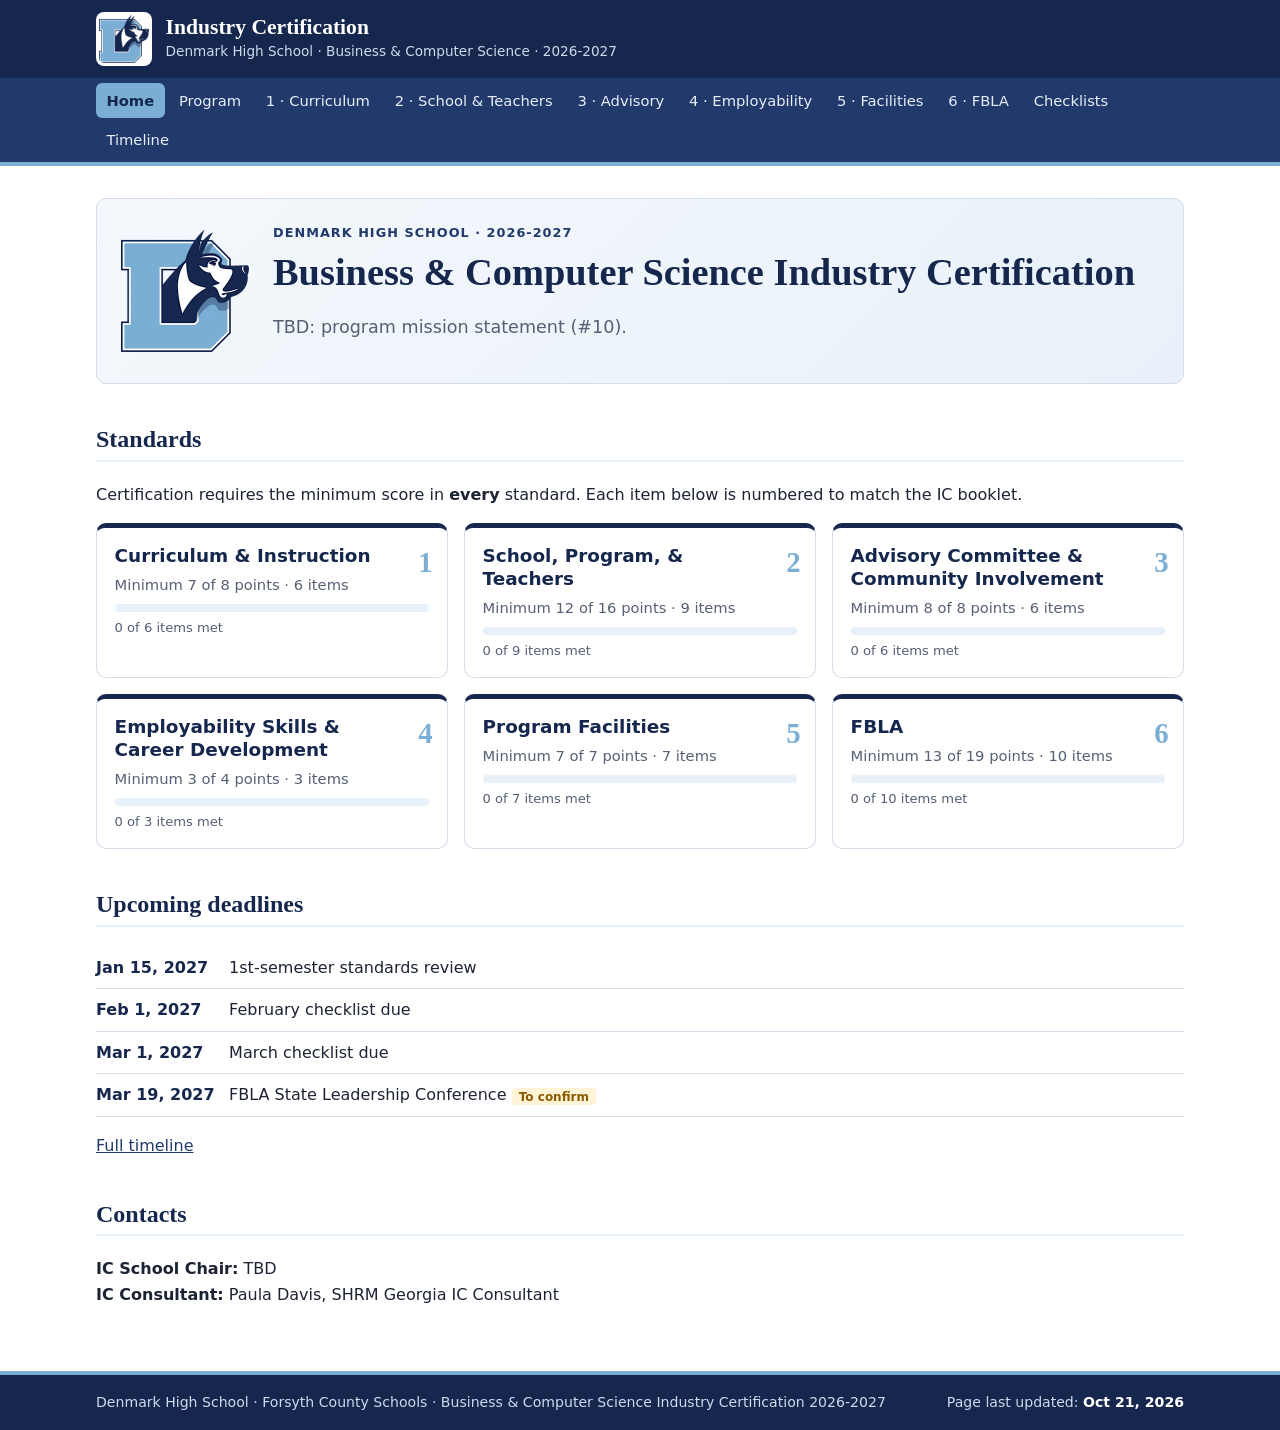
<file: index.html>
<!DOCTYPE html>
<html lang="en">
<head>
  <meta charset="UTF-8">
  <meta name="viewport" content="width=device-width, initial-scale=1.0">
  <title>Home | DHS Industry Certification</title>
  <meta name="description" content="Denmark High School Business & Computer Science Industry Certification evidence, 2026-2027.">
  <meta name="robots" content="noindex, nofollow">
  <link rel="icon" href="assets/img/denmark-logo.png">
  <link rel="stylesheet" href="assets/css/styles.css">
</head>
<body data-page="home">
  <a class="skip-link" href="#content">Skip to content</a>
  <header id="site-header" class="site-header"></header>
  <main id="content" class="container"><p class="loading">Loading…</p></main>
  <footer id="site-footer" class="site-footer"></footer>
  <script src="assets/js/main.js"></script>
</body>
</html>
</file>
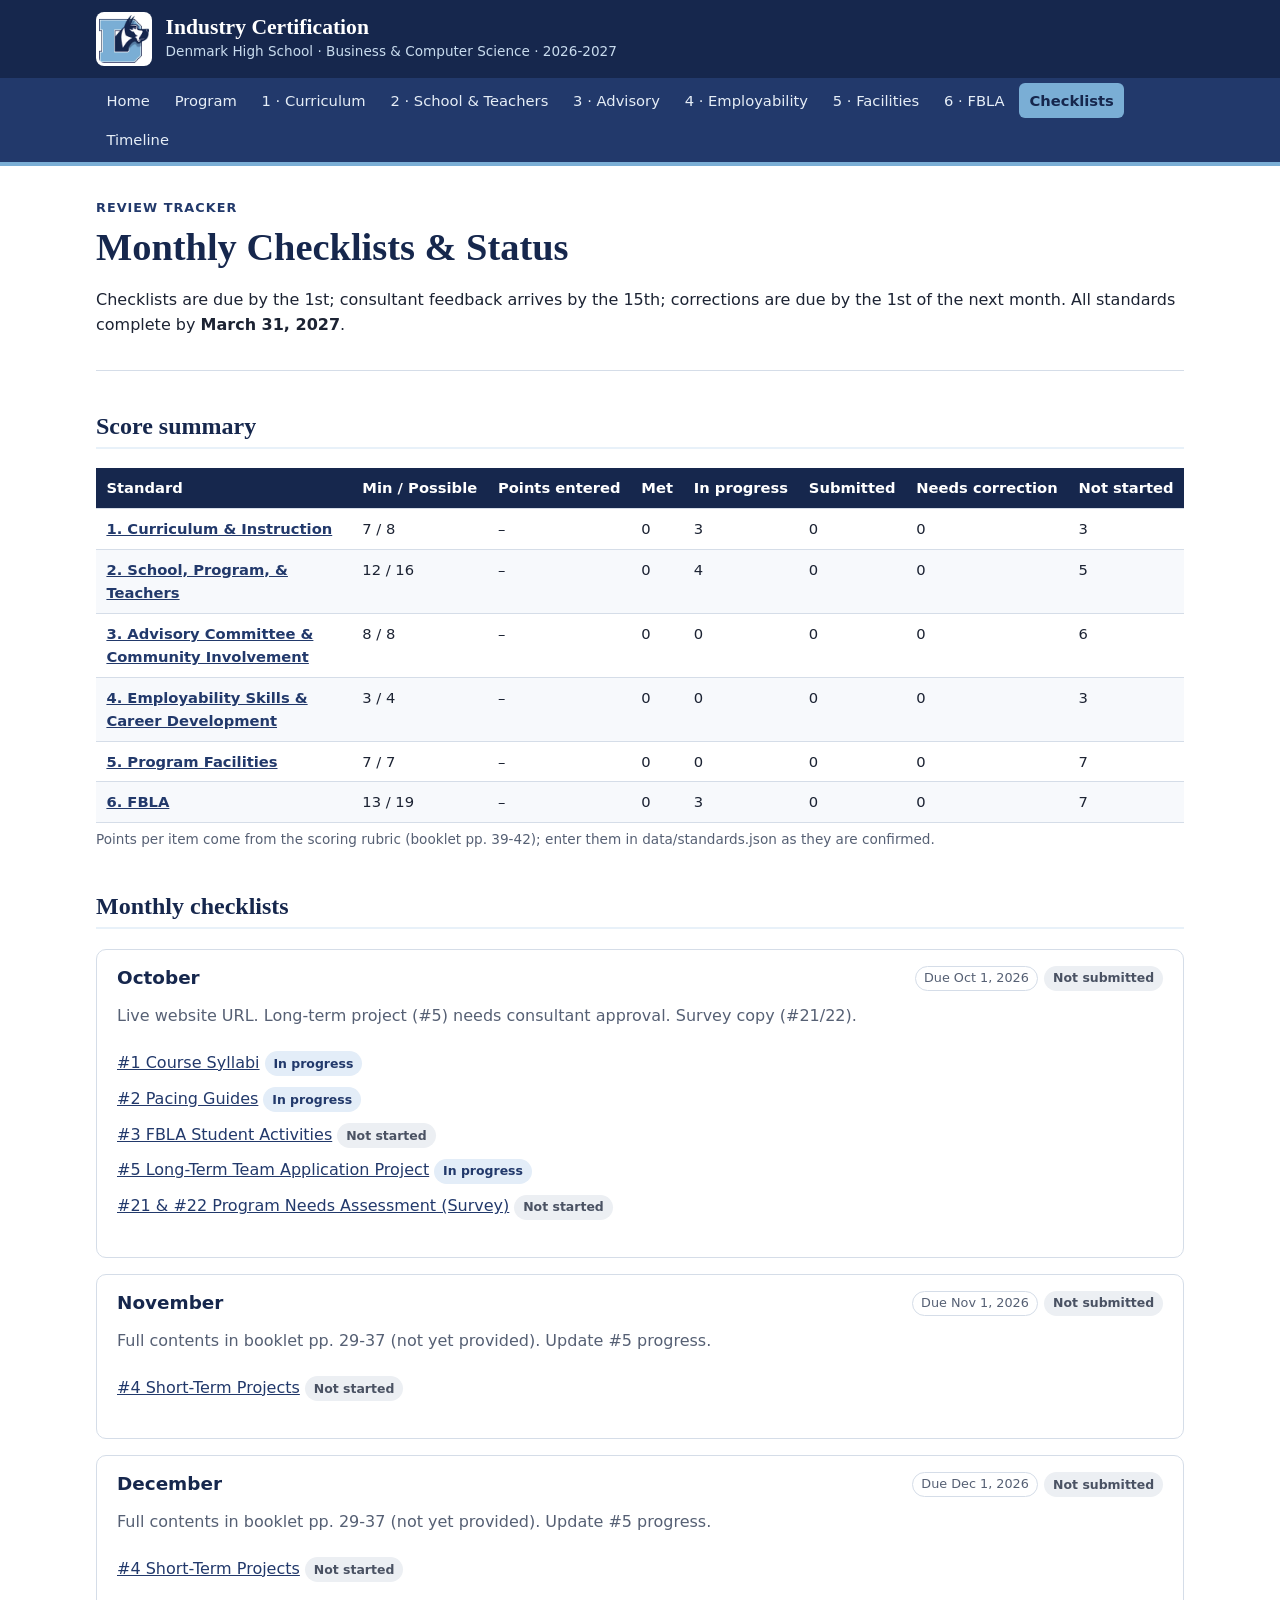
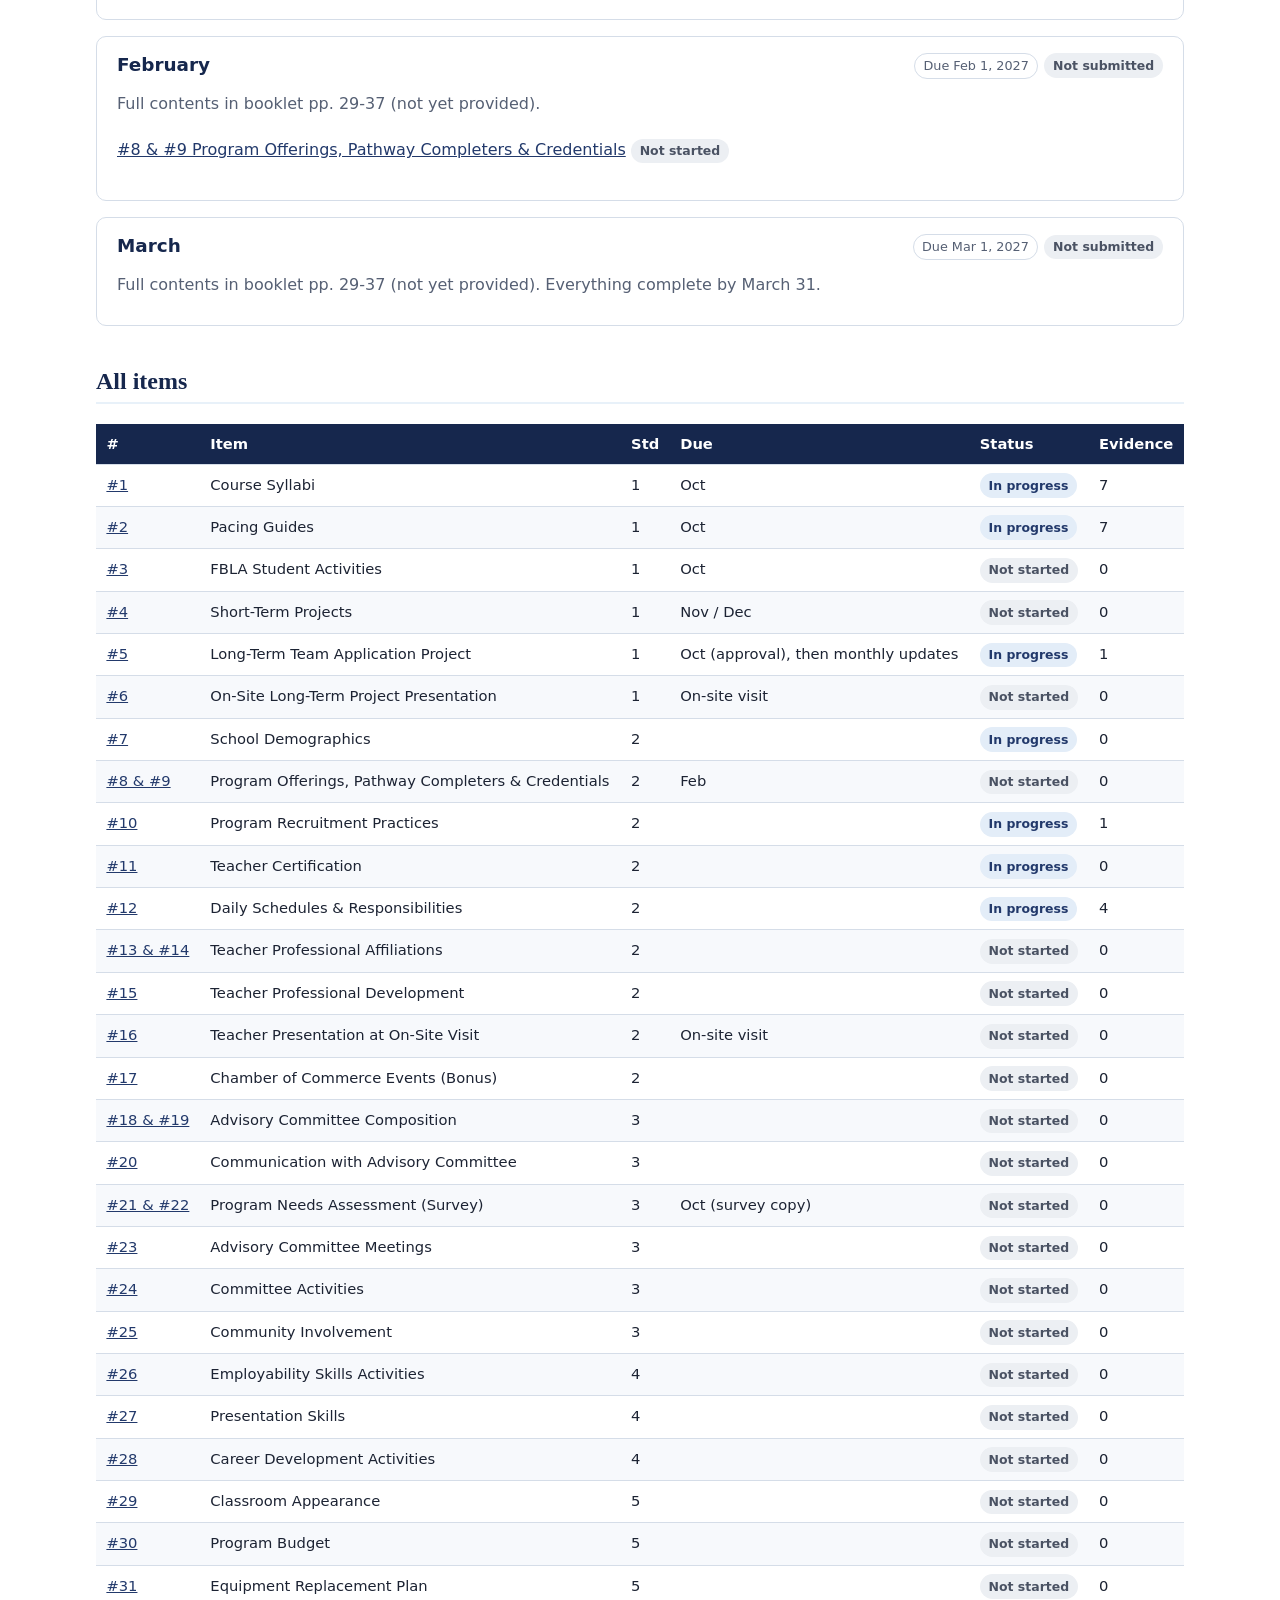
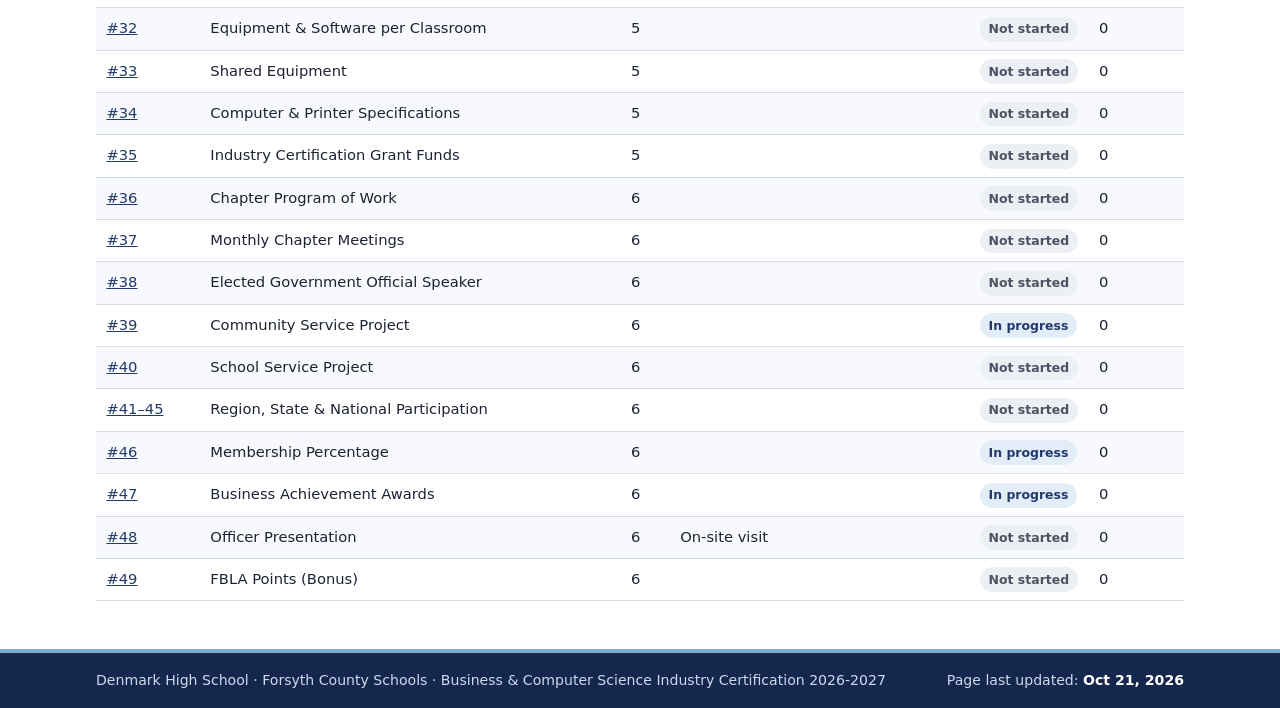
<file: checklists.html>
<!DOCTYPE html>
<html lang="en">
<head>
  <meta charset="UTF-8">
  <meta name="viewport" content="width=device-width, initial-scale=1.0">
  <title>Checklists | DHS Industry Certification</title>
  <meta name="description" content="Denmark High School Business & Computer Science Industry Certification evidence, 2026-2027.">
  <meta name="robots" content="noindex, nofollow">
  <link rel="icon" href="assets/img/denmark-logo.png">
  <link rel="stylesheet" href="assets/css/styles.css">
</head>
<body data-page="checklists">
  <a class="skip-link" href="#content">Skip to content</a>
  <header id="site-header" class="site-header"></header>
  <main id="content" class="container"><p class="loading">Loading…</p></main>
  <footer id="site-footer" class="site-footer"></footer>
  <script src="assets/js/main.js"></script>
</body>
</html>
</file>
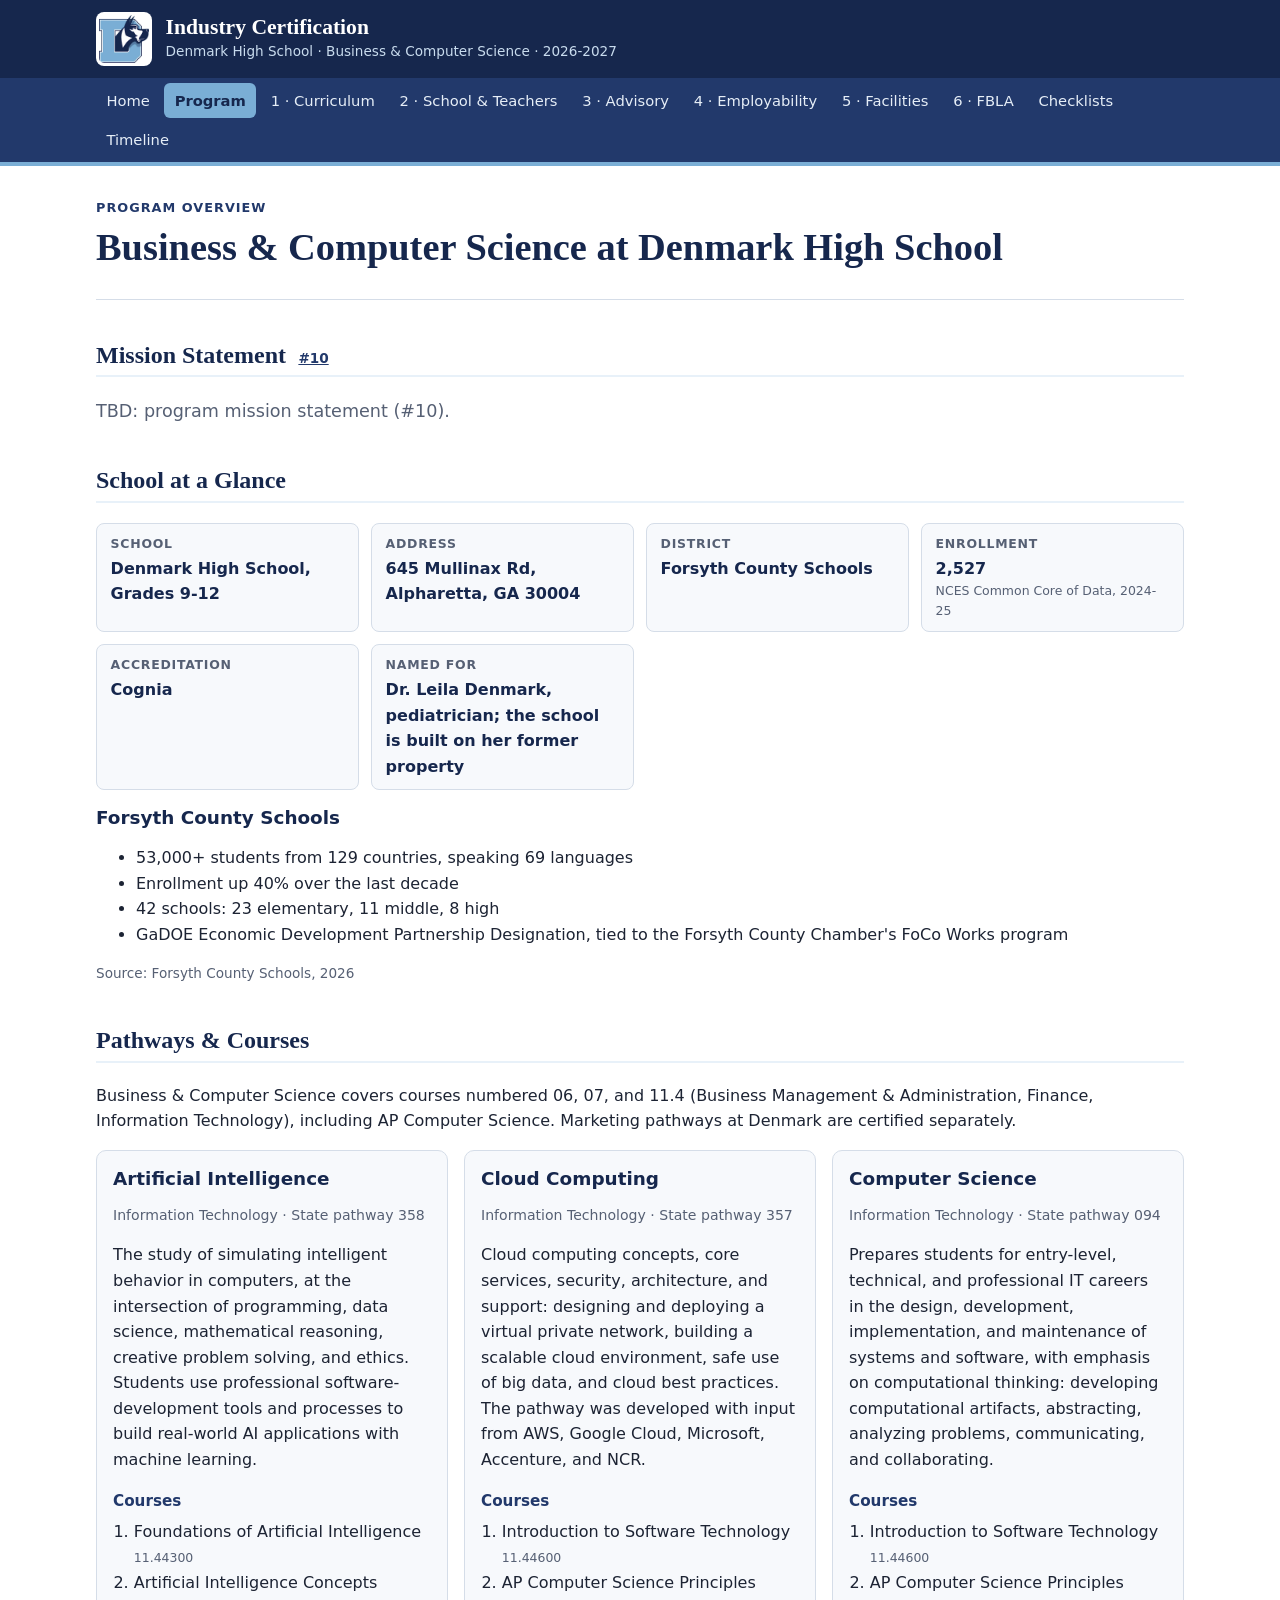
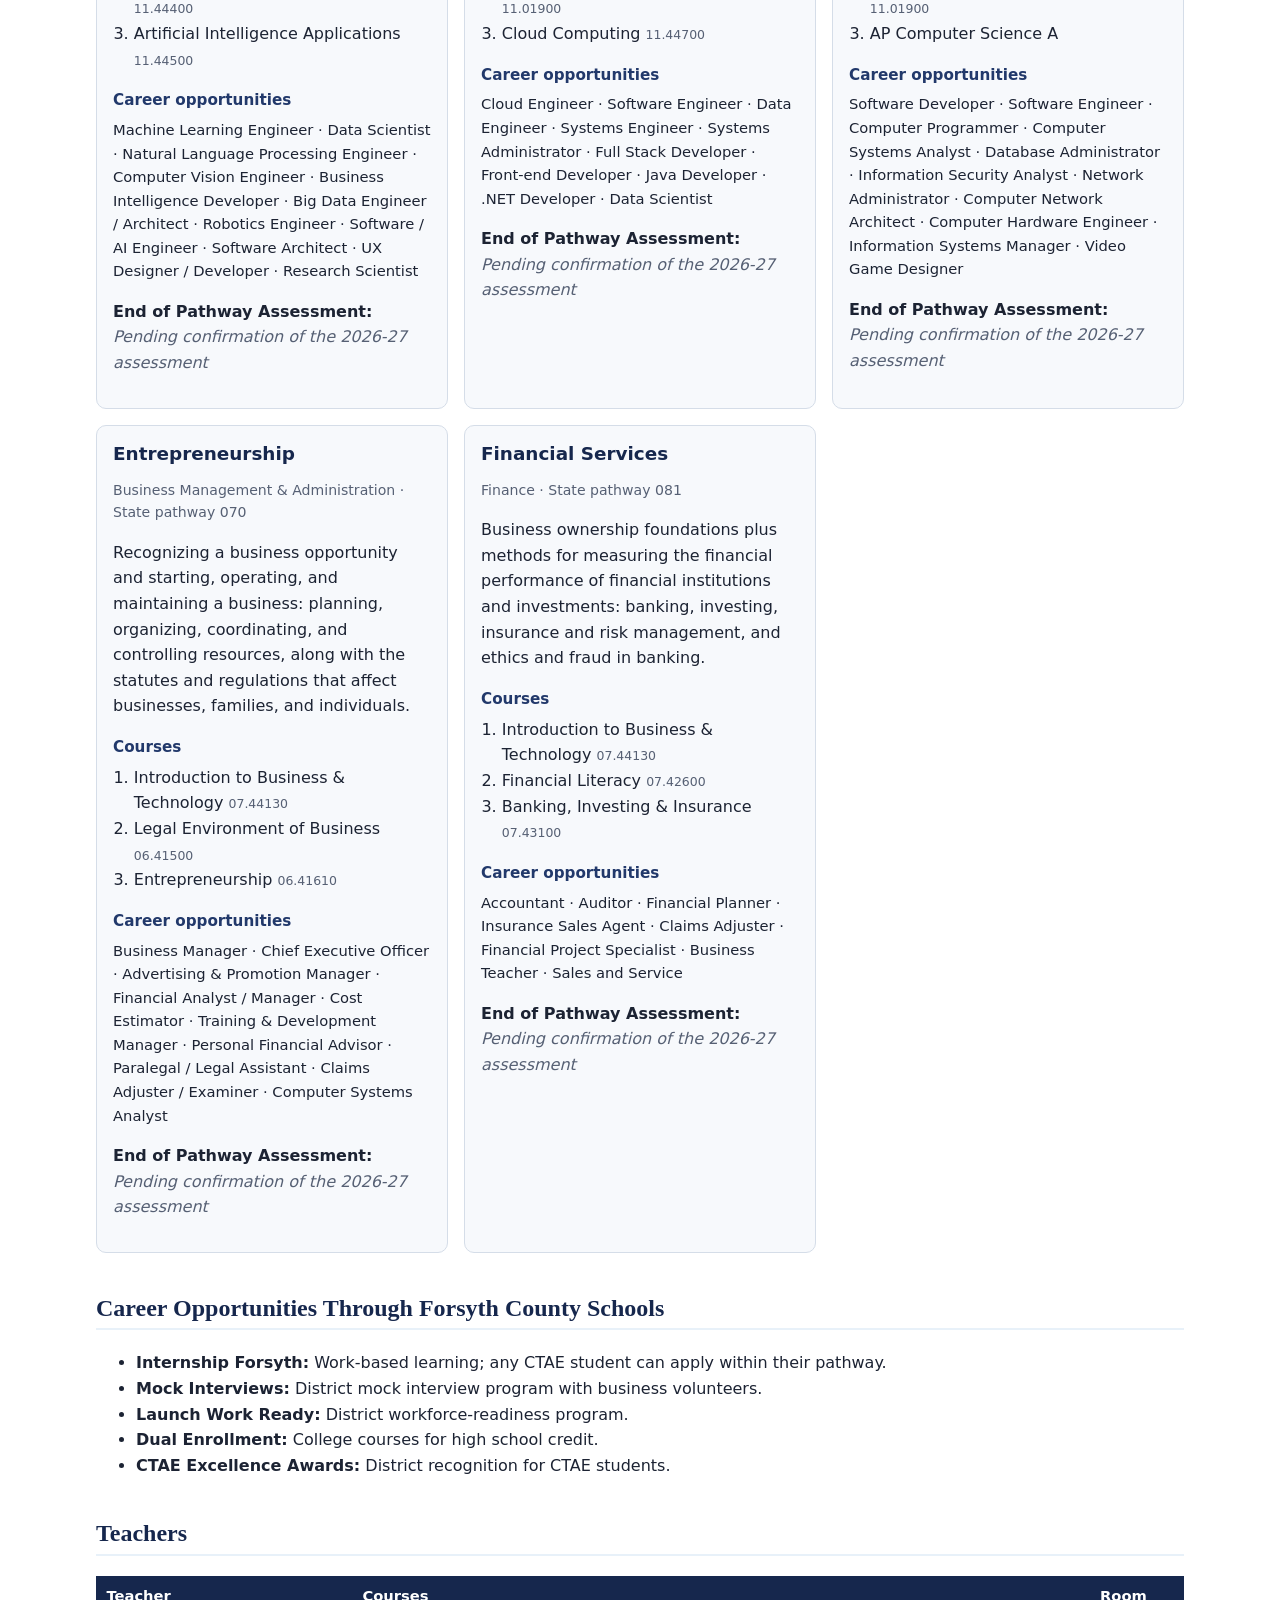
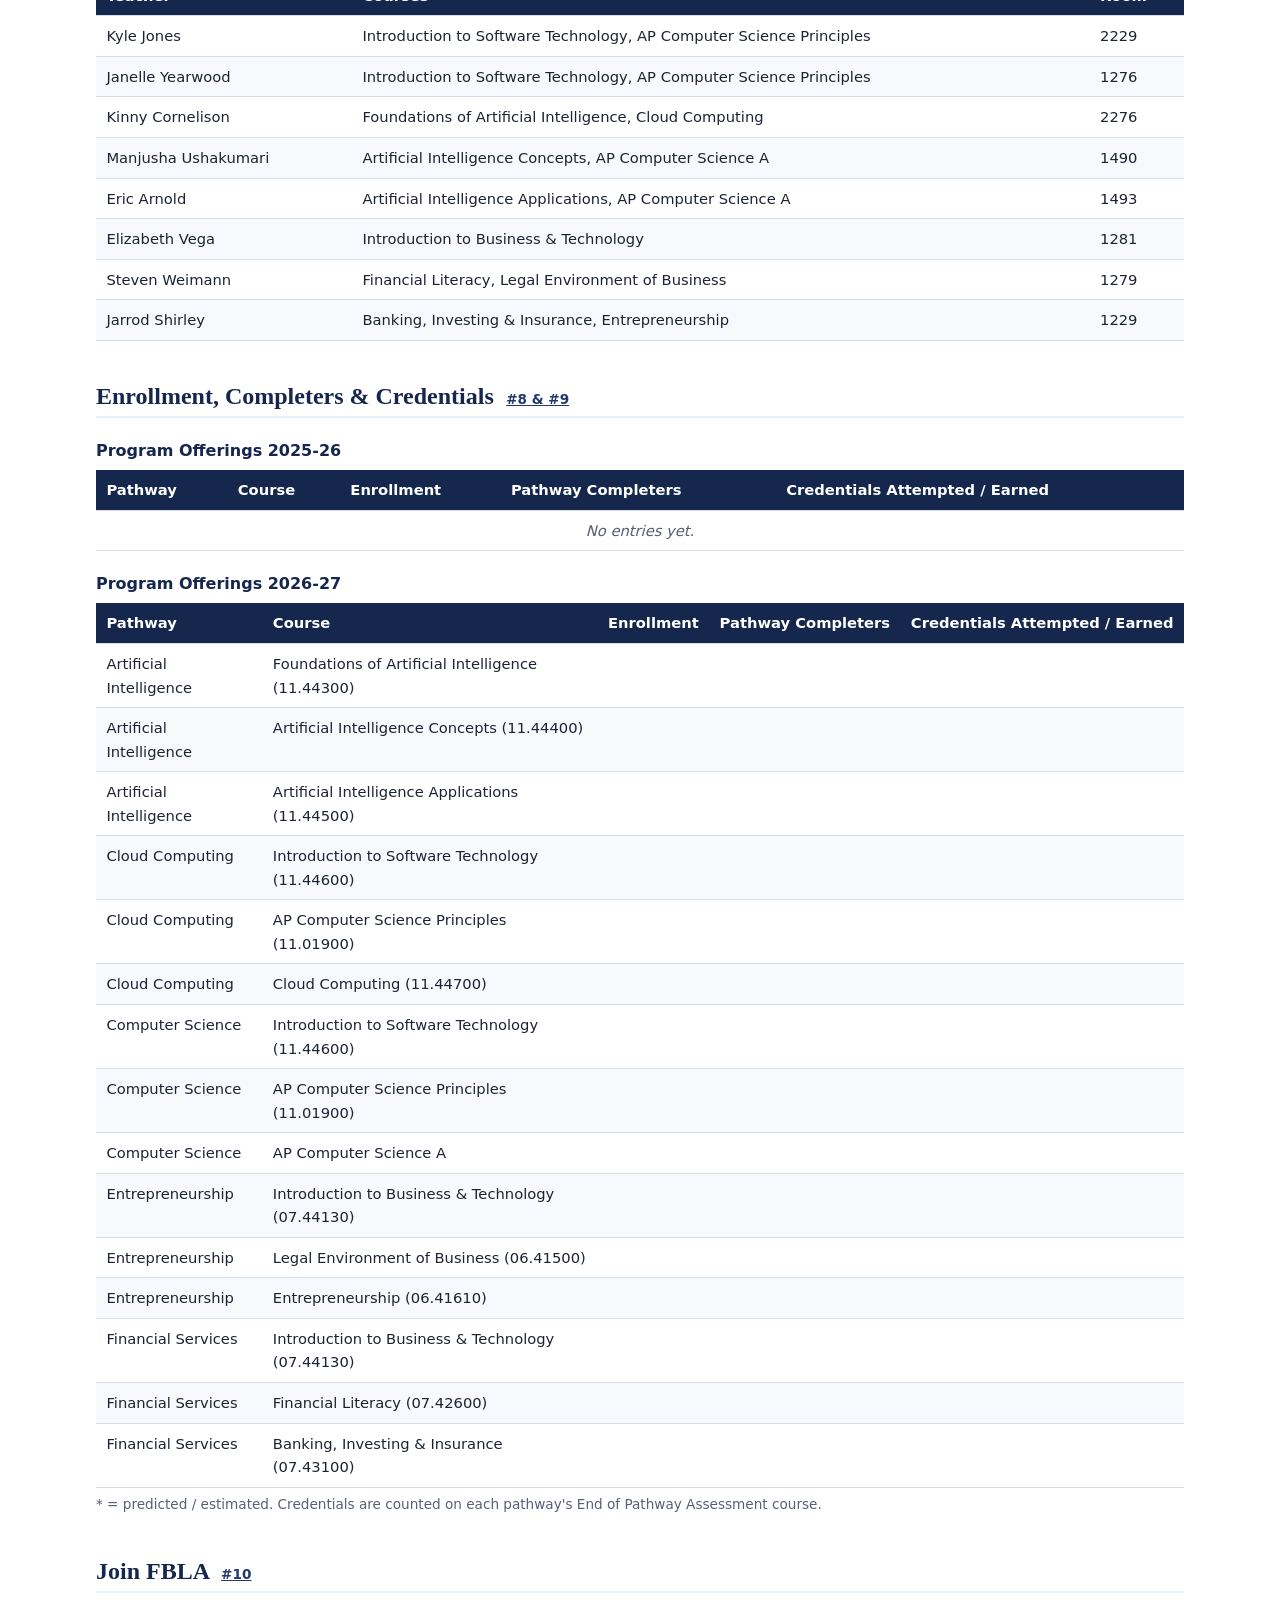
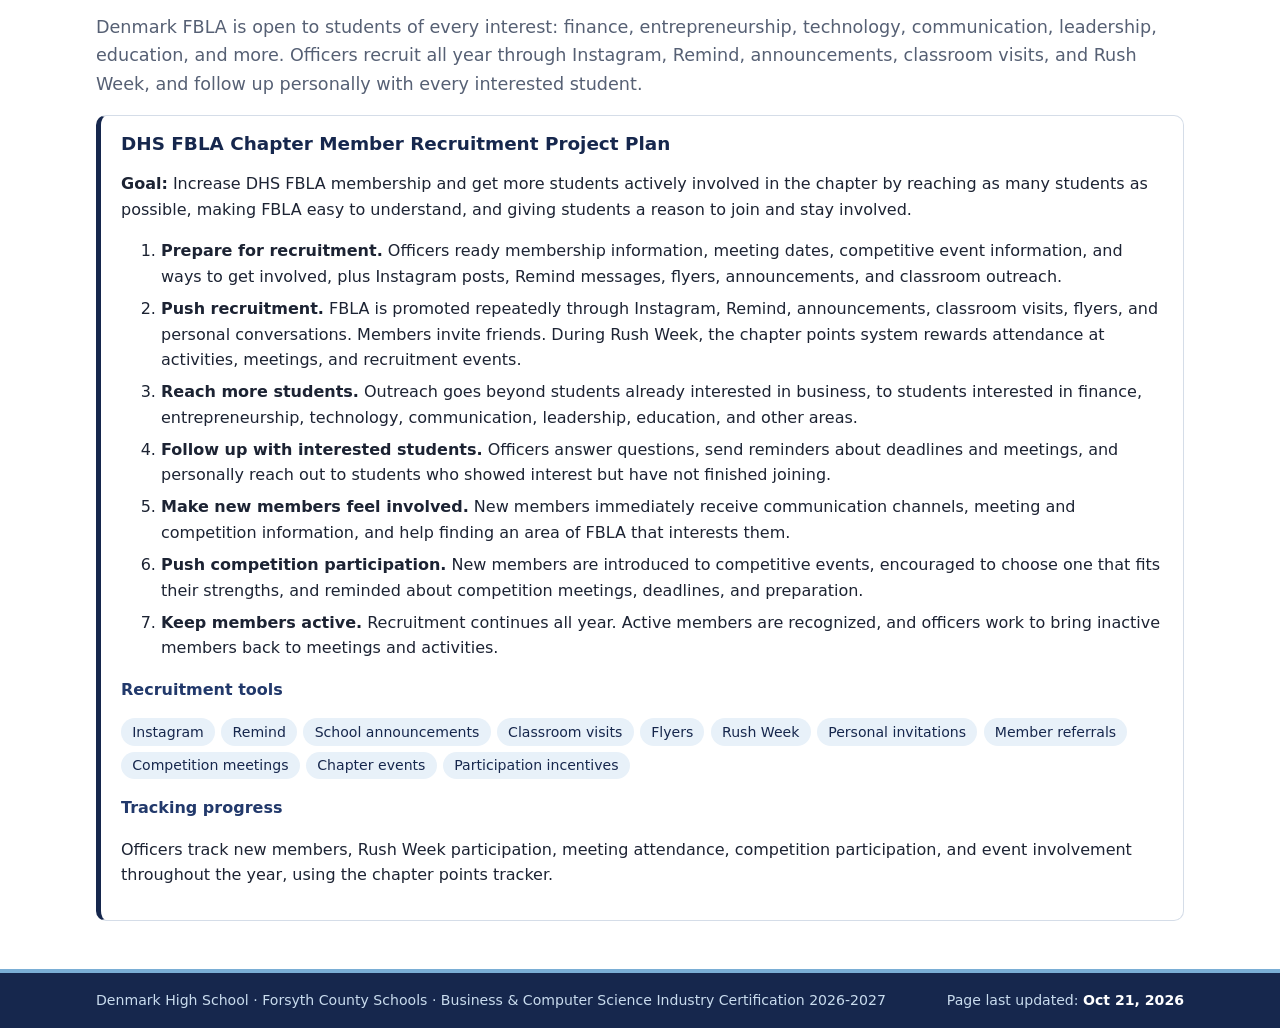
<file: program.html>
<!DOCTYPE html>
<html lang="en">
<head>
  <meta charset="UTF-8">
  <meta name="viewport" content="width=device-width, initial-scale=1.0">
  <title>Program | DHS Industry Certification</title>
  <meta name="description" content="Denmark High School Business & Computer Science Industry Certification evidence, 2026-2027.">
  <meta name="robots" content="noindex, nofollow">
  <link rel="icon" href="assets/img/denmark-logo.png">
  <link rel="stylesheet" href="assets/css/styles.css">
</head>
<body data-page="program">
  <a class="skip-link" href="#content">Skip to content</a>
  <header id="site-header" class="site-header"></header>
  <main id="content" class="container"><p class="loading">Loading…</p></main>
  <footer id="site-footer" class="site-footer"></footer>
  <script src="assets/js/main.js"></script>
</body>
</html>
</file>
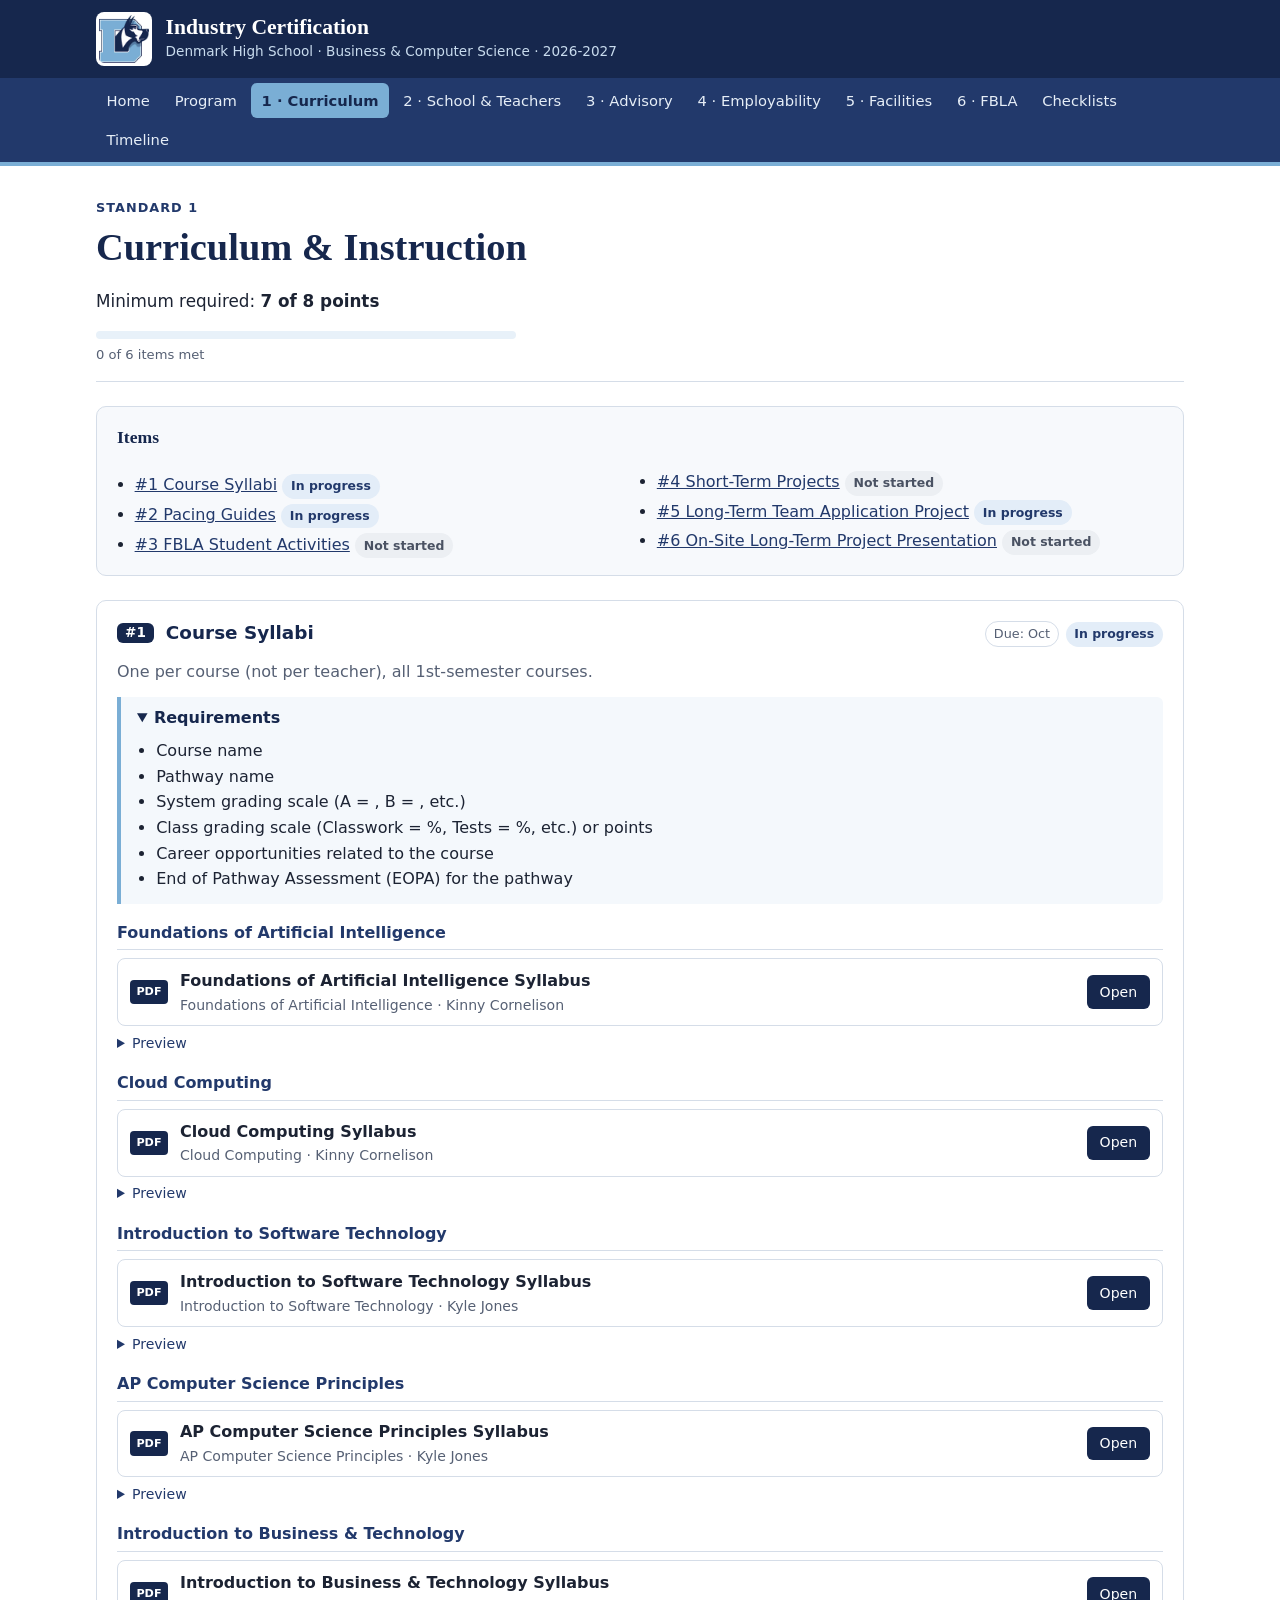
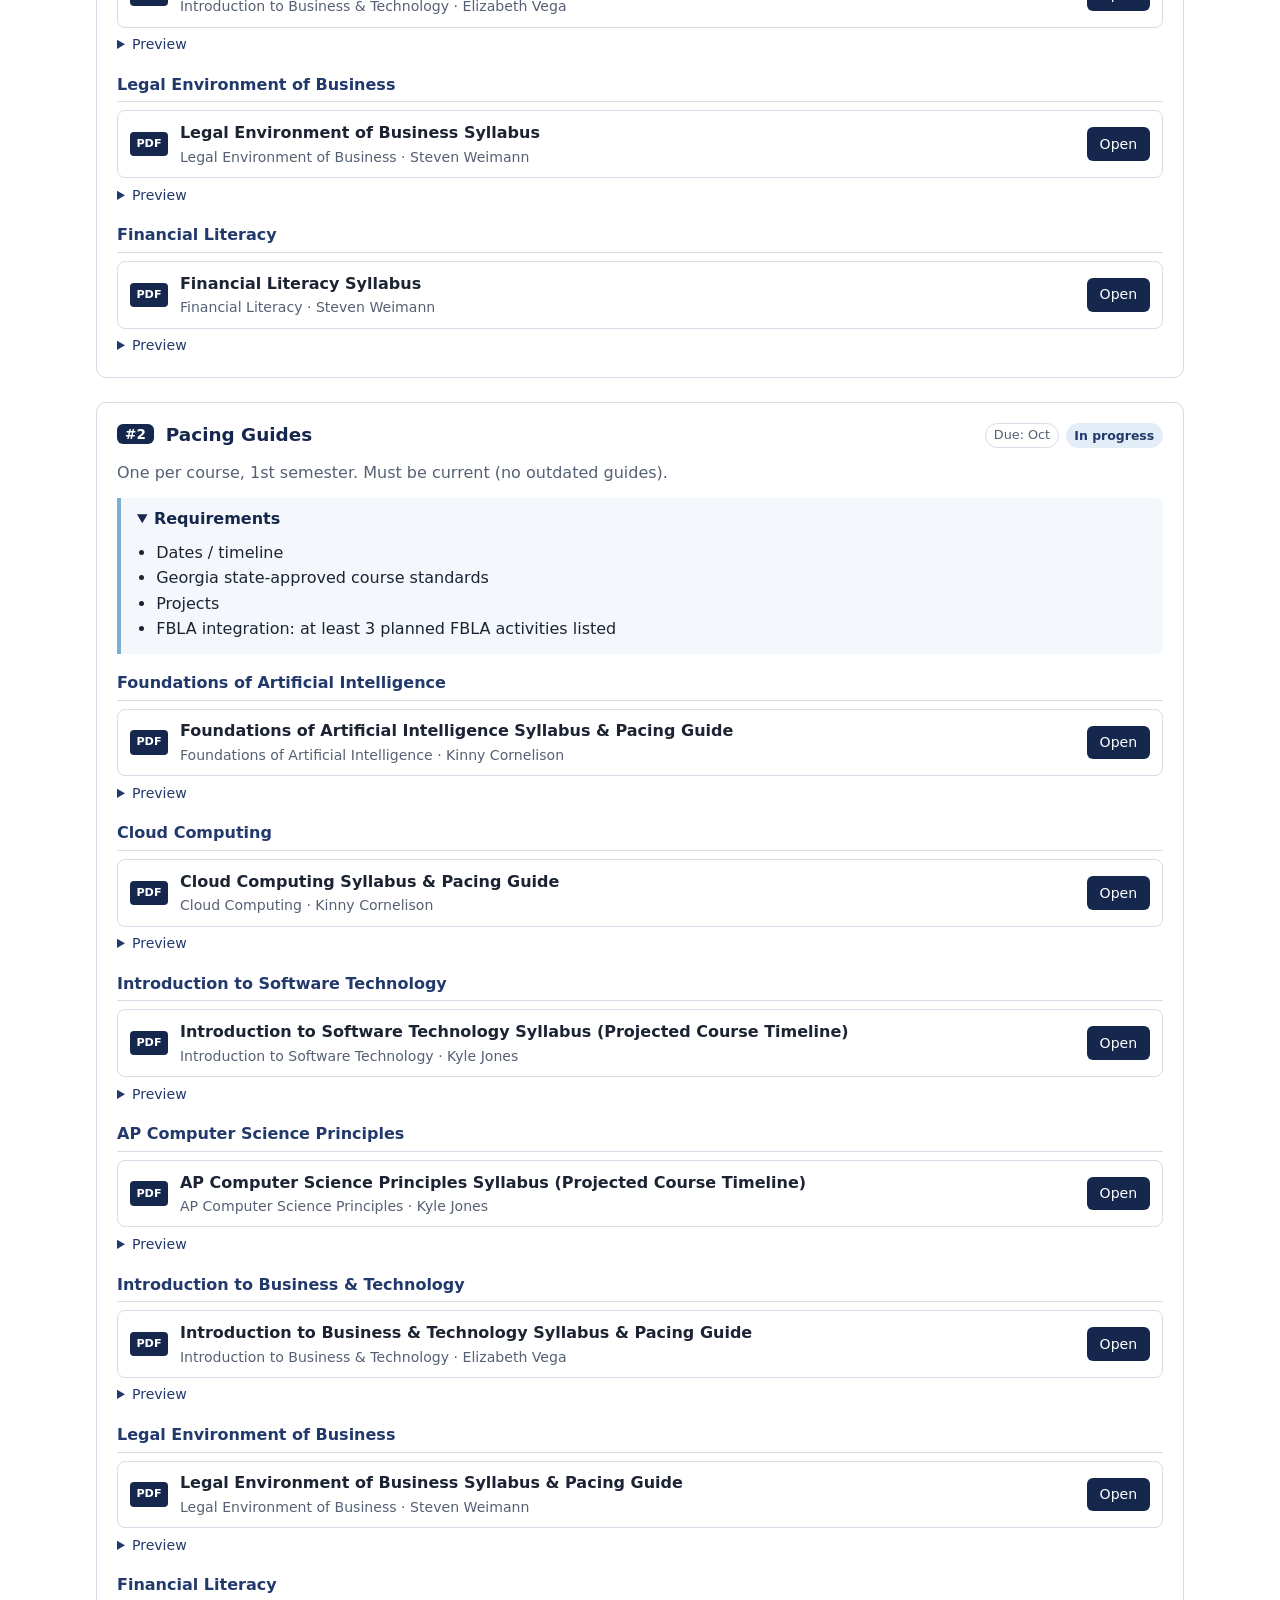
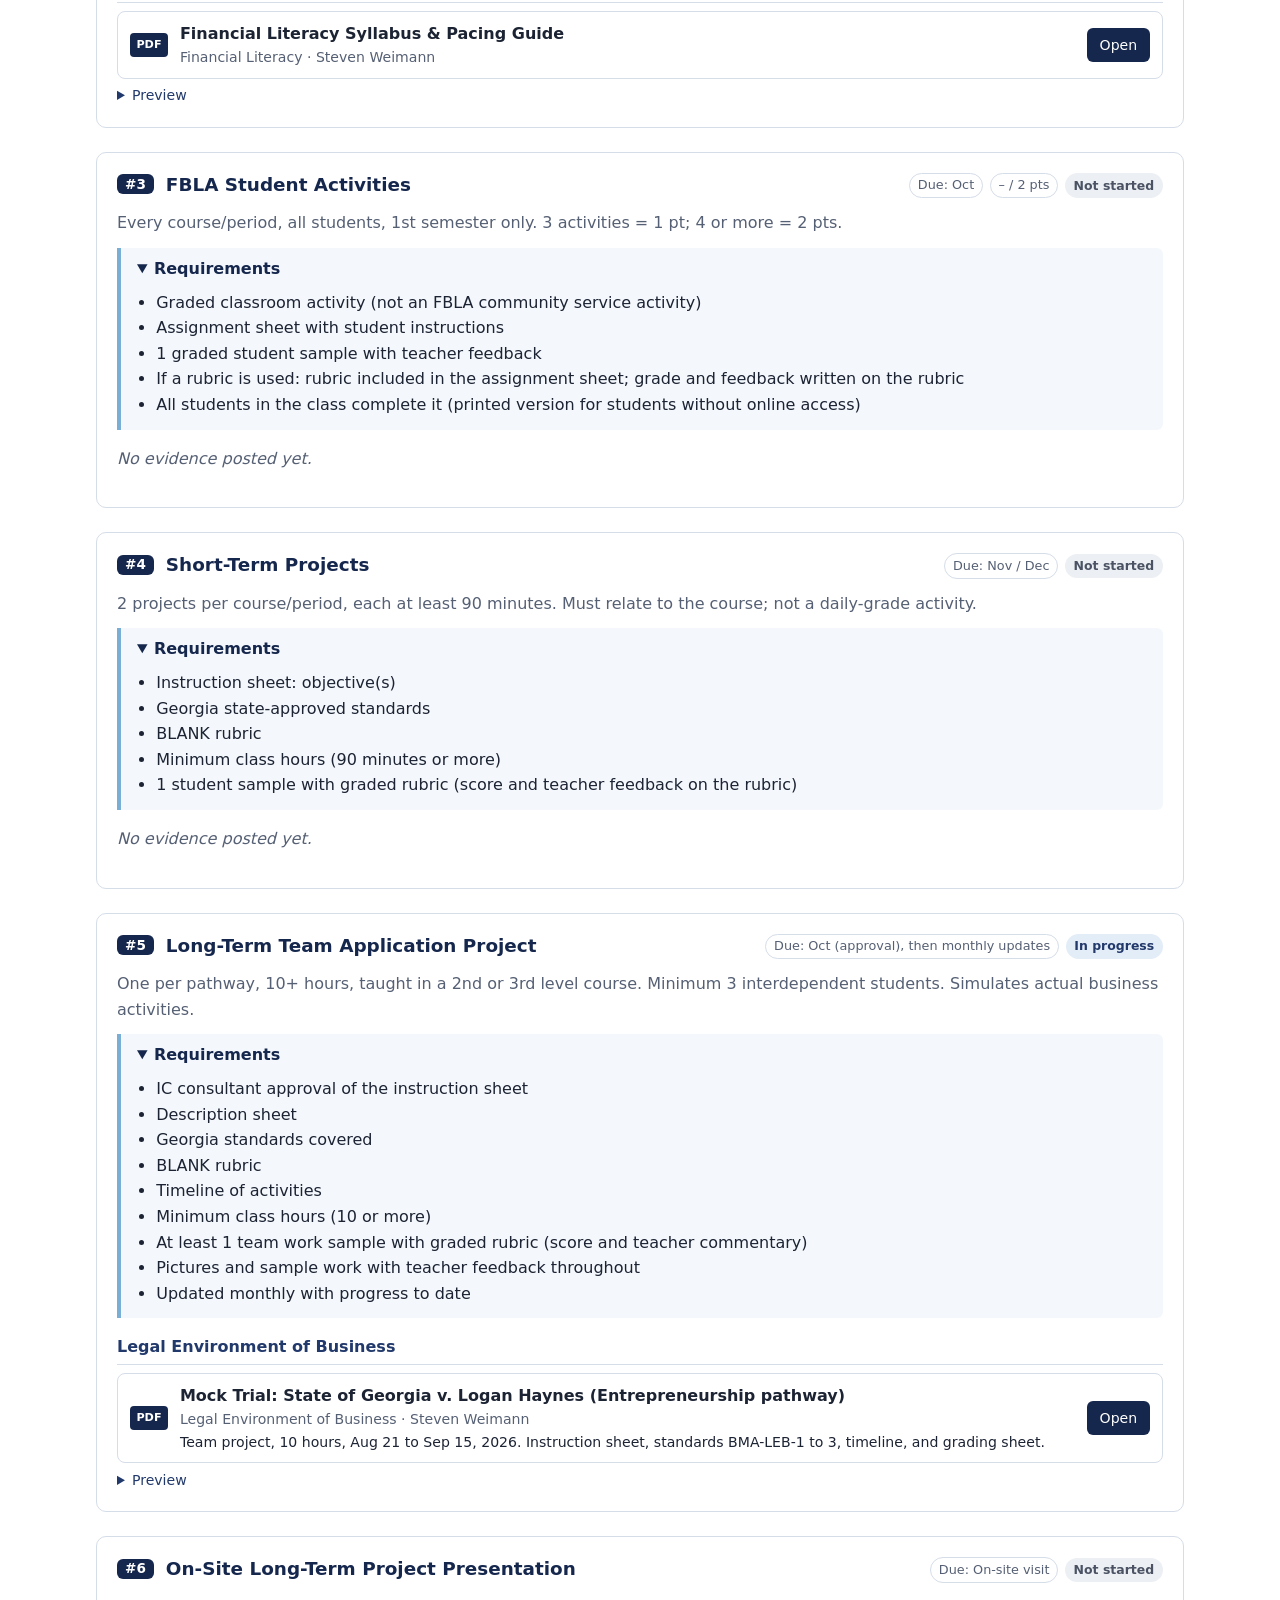
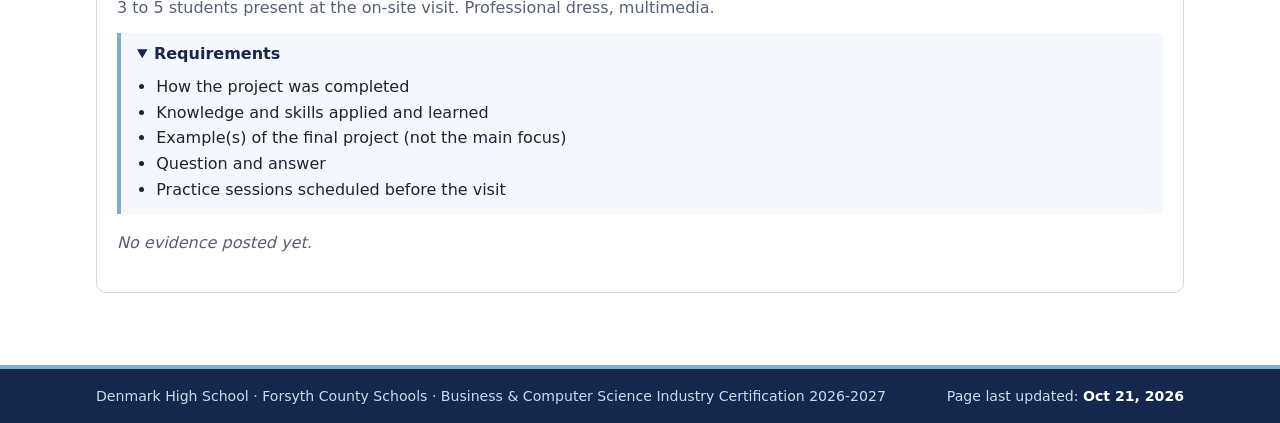
<file: standard-1.html>
<!DOCTYPE html>
<html lang="en">
<head>
  <meta charset="UTF-8">
  <meta name="viewport" content="width=device-width, initial-scale=1.0">
  <title>Standard 1 | DHS Industry Certification</title>
  <meta name="description" content="Denmark High School Business & Computer Science Industry Certification evidence, 2026-2027.">
  <meta name="robots" content="noindex, nofollow">
  <link rel="icon" href="assets/img/denmark-logo.png">
  <link rel="stylesheet" href="assets/css/styles.css">
</head>
<body data-page="standard" data-standard="1">
  <a class="skip-link" href="#content">Skip to content</a>
  <header id="site-header" class="site-header"></header>
  <main id="content" class="container"><p class="loading">Loading…</p></main>
  <footer id="site-footer" class="site-footer"></footer>
  <script src="assets/vendor/chart.umd.min.js"></script>
  <script src="assets/js/main.js"></script>
</body>
</html>
</file>
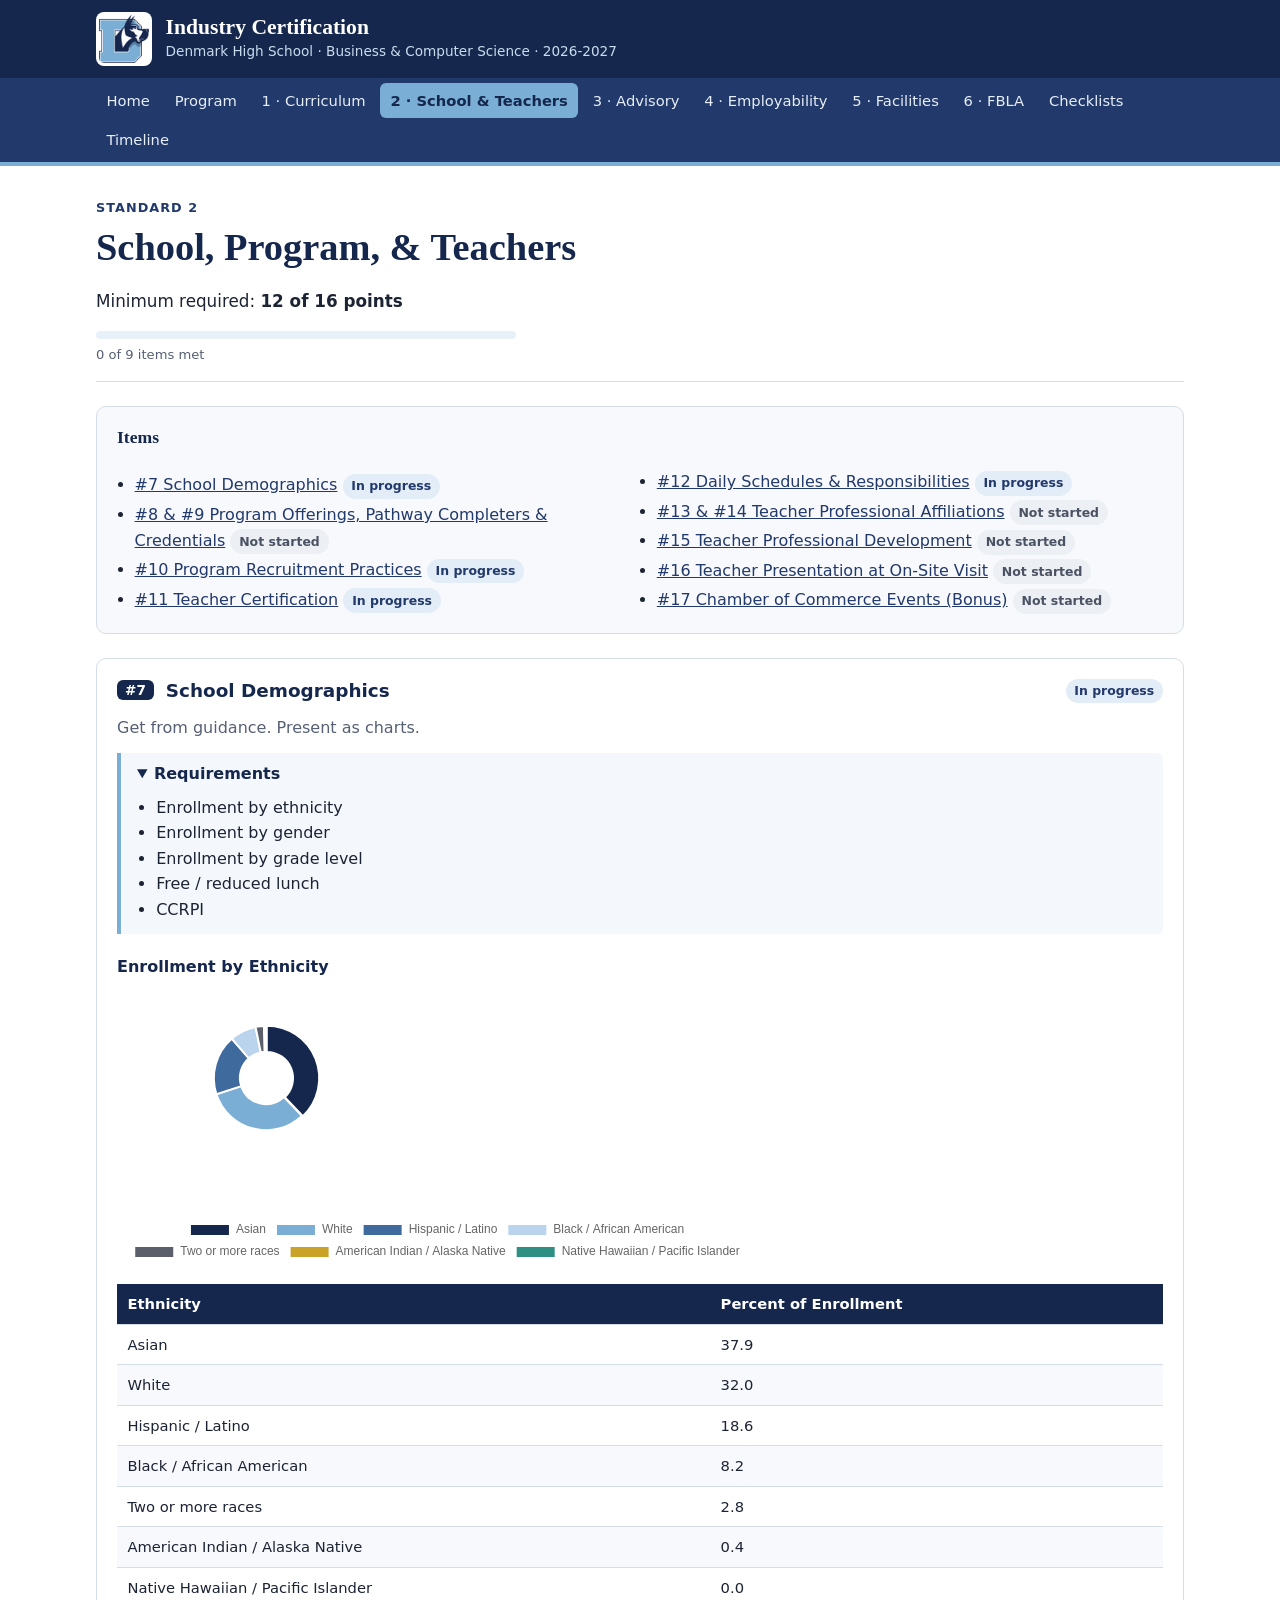
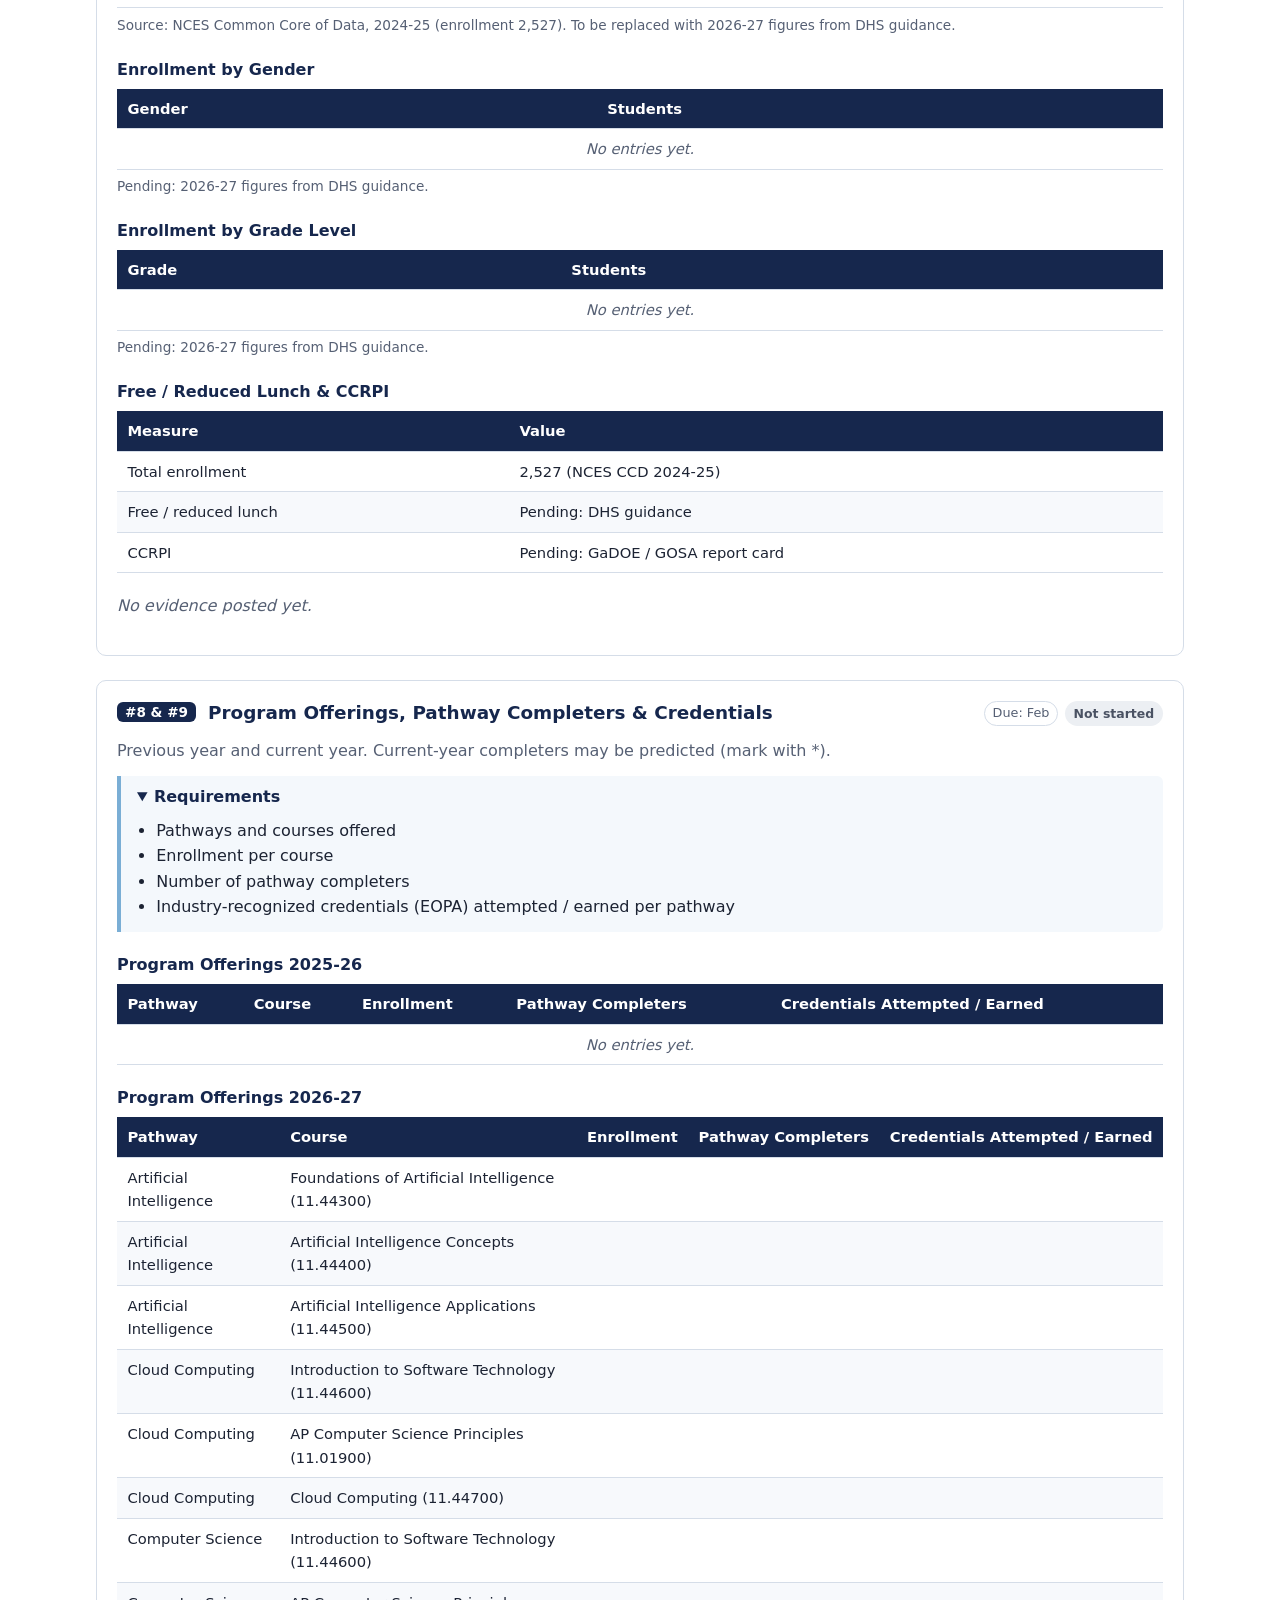
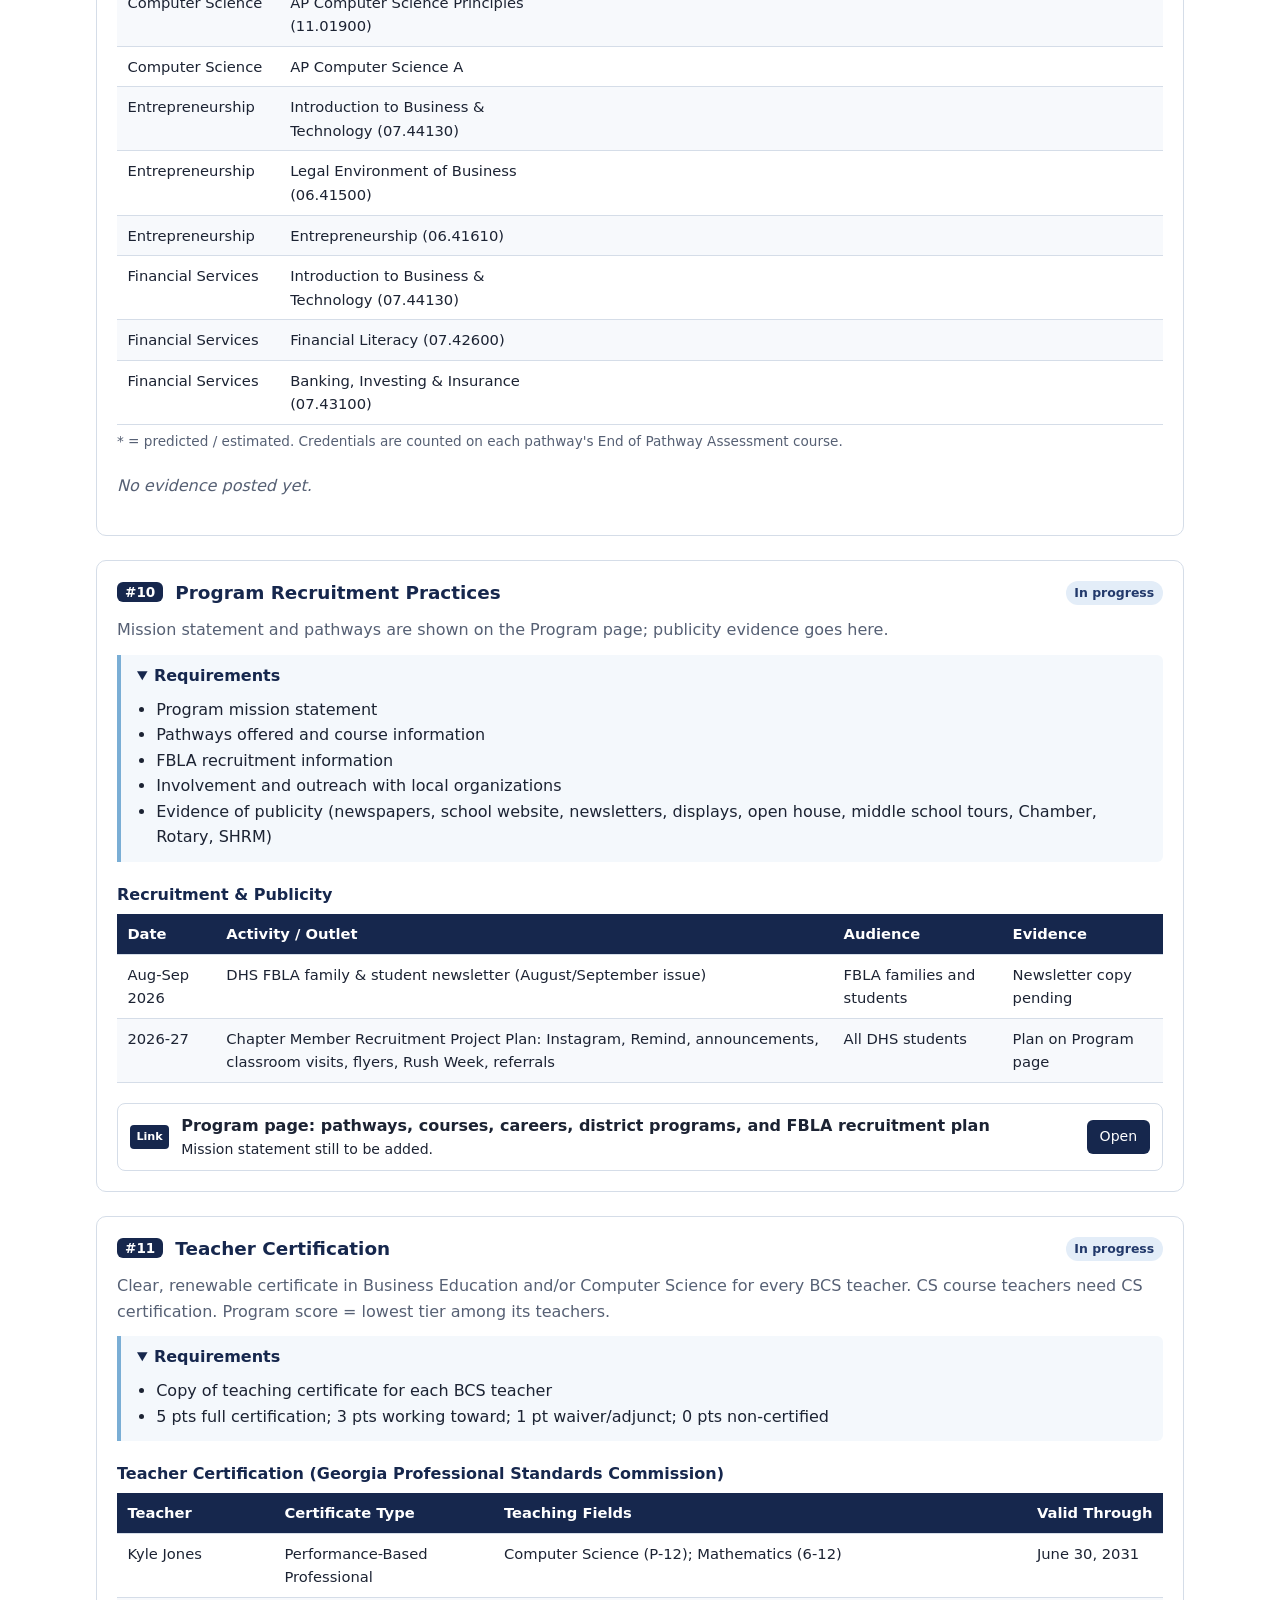
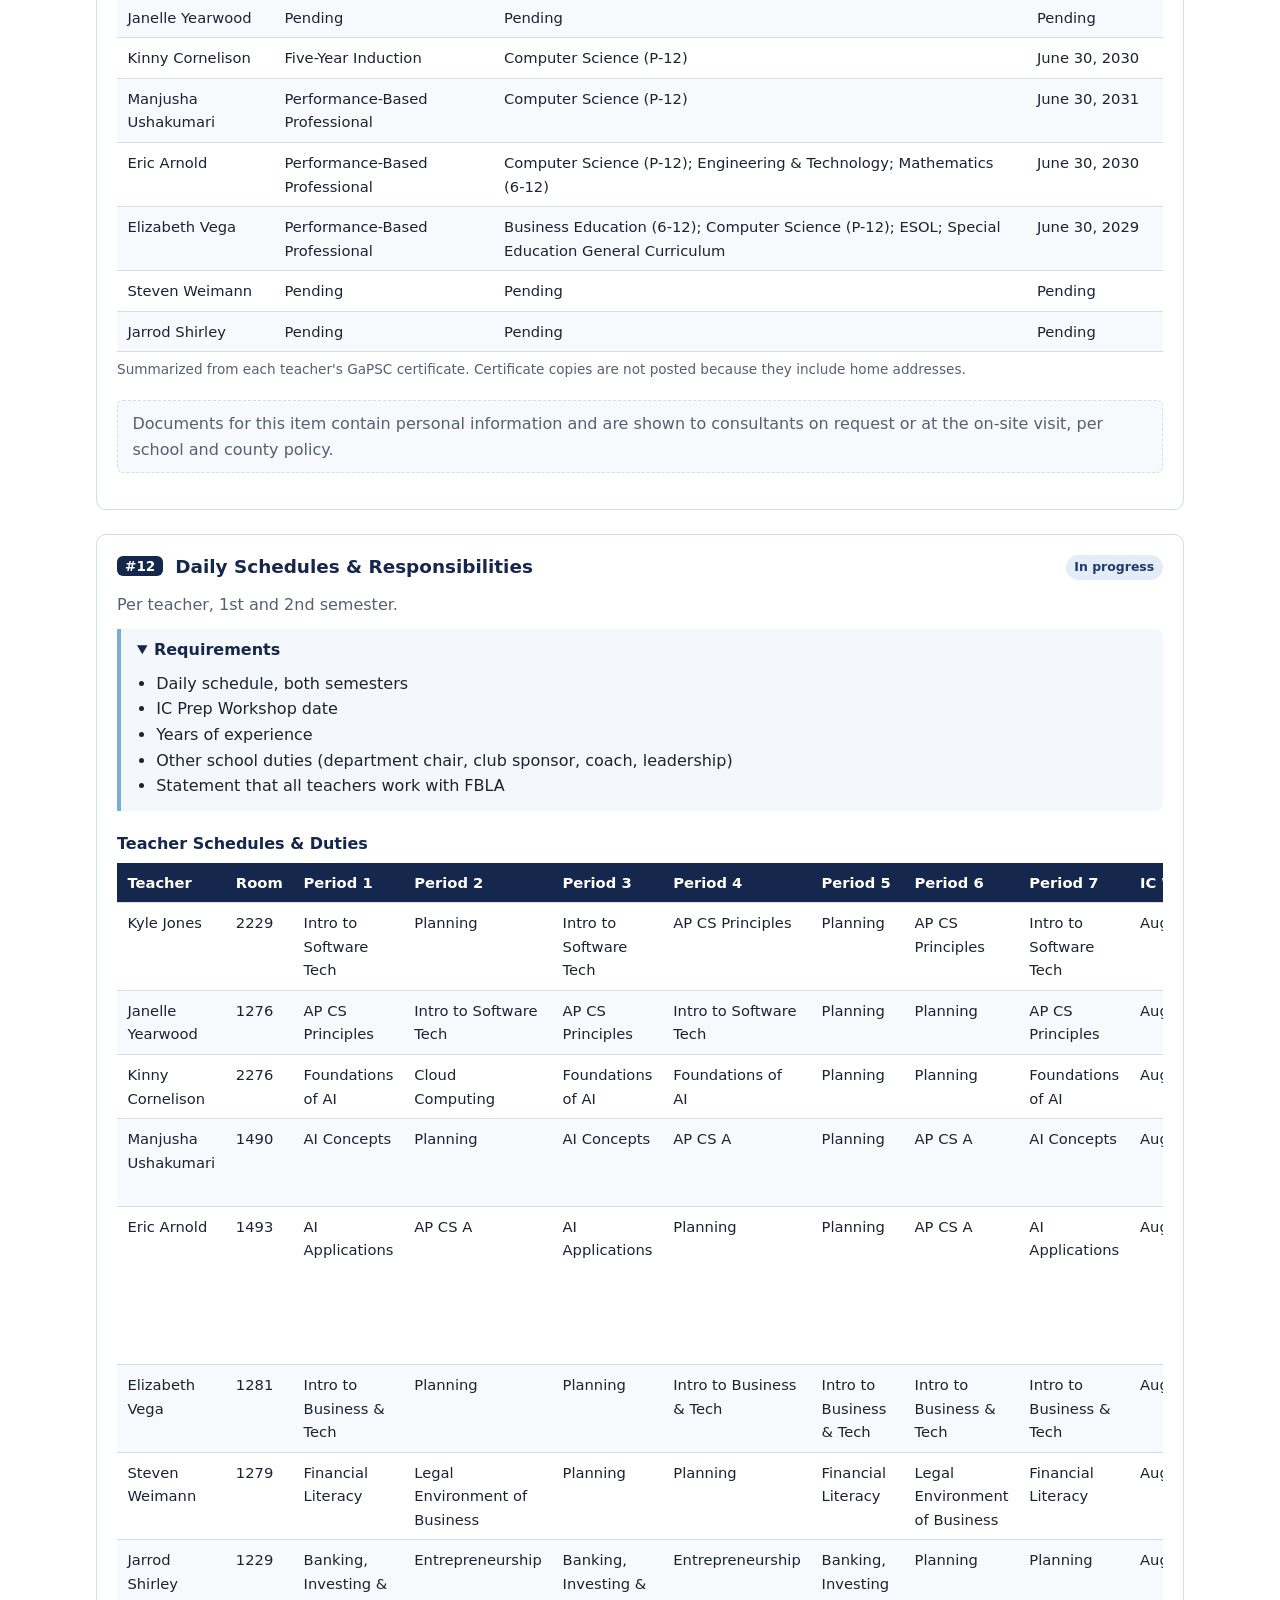
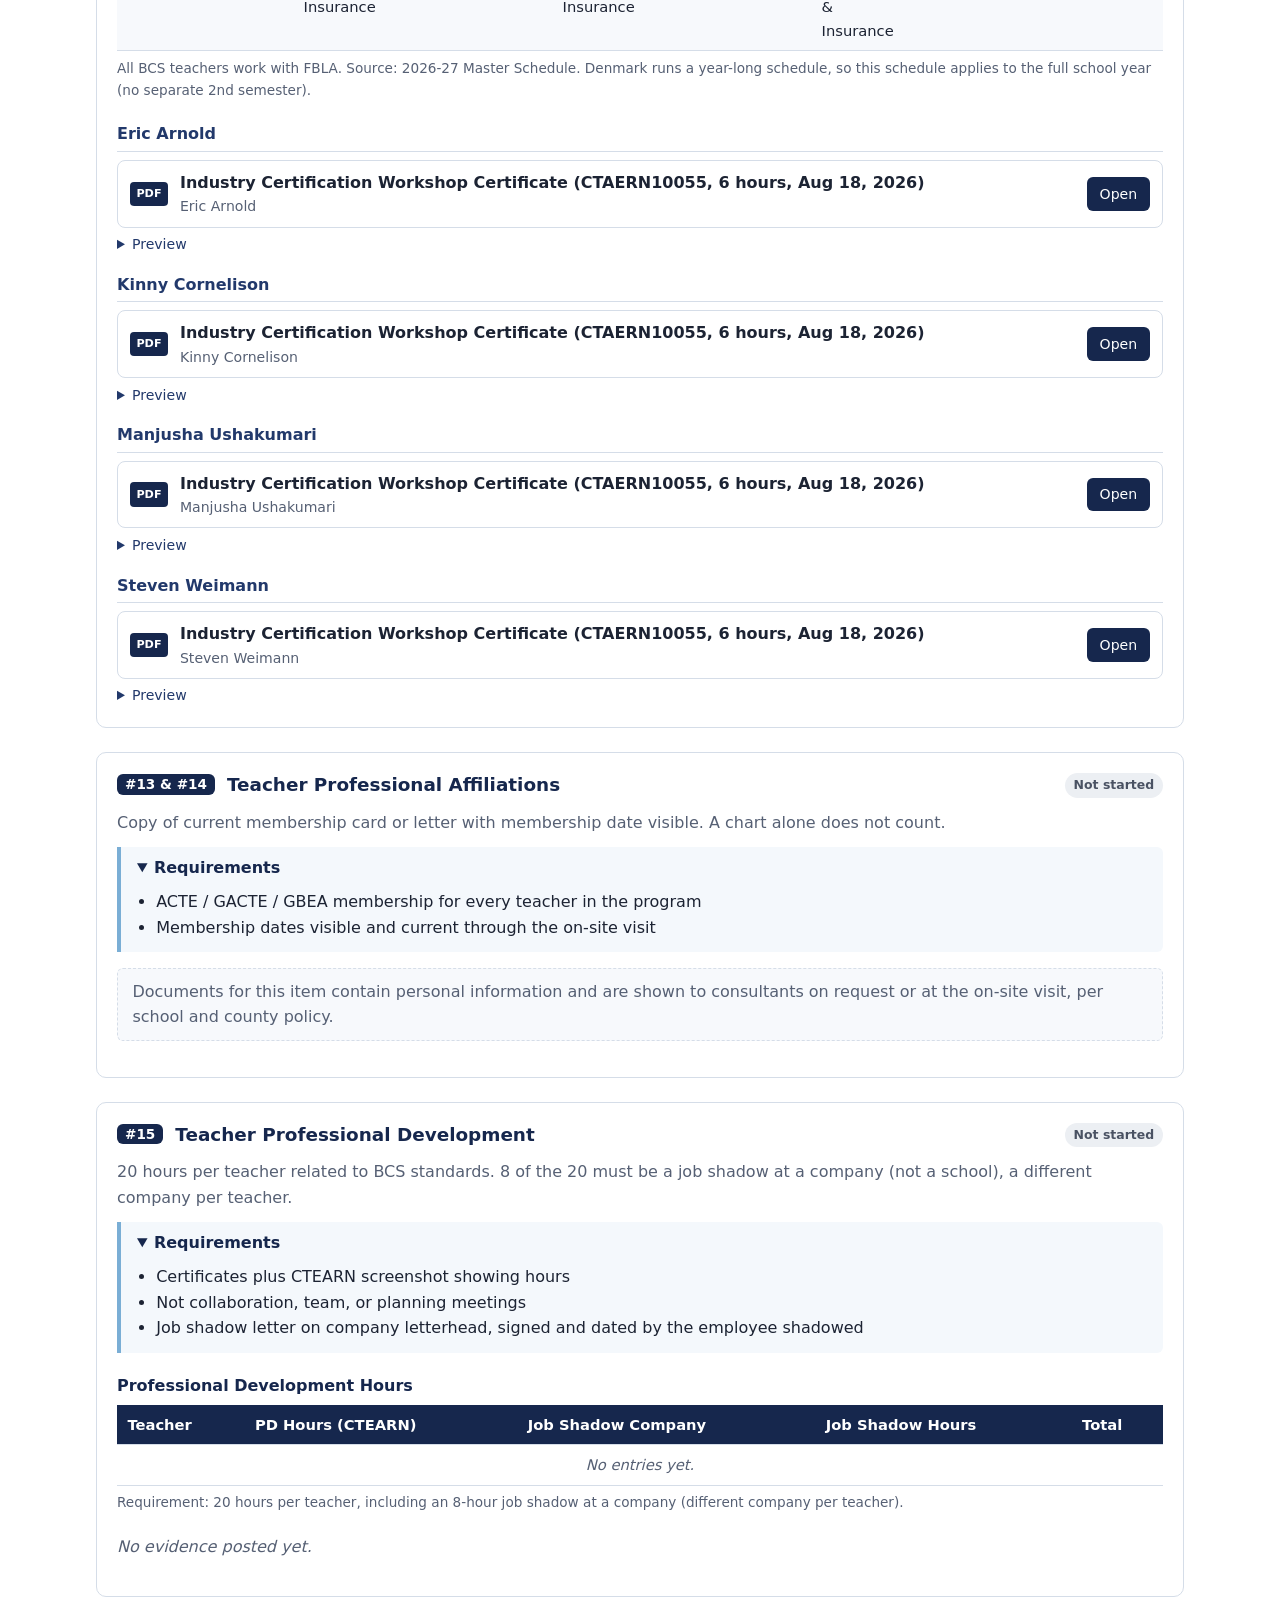
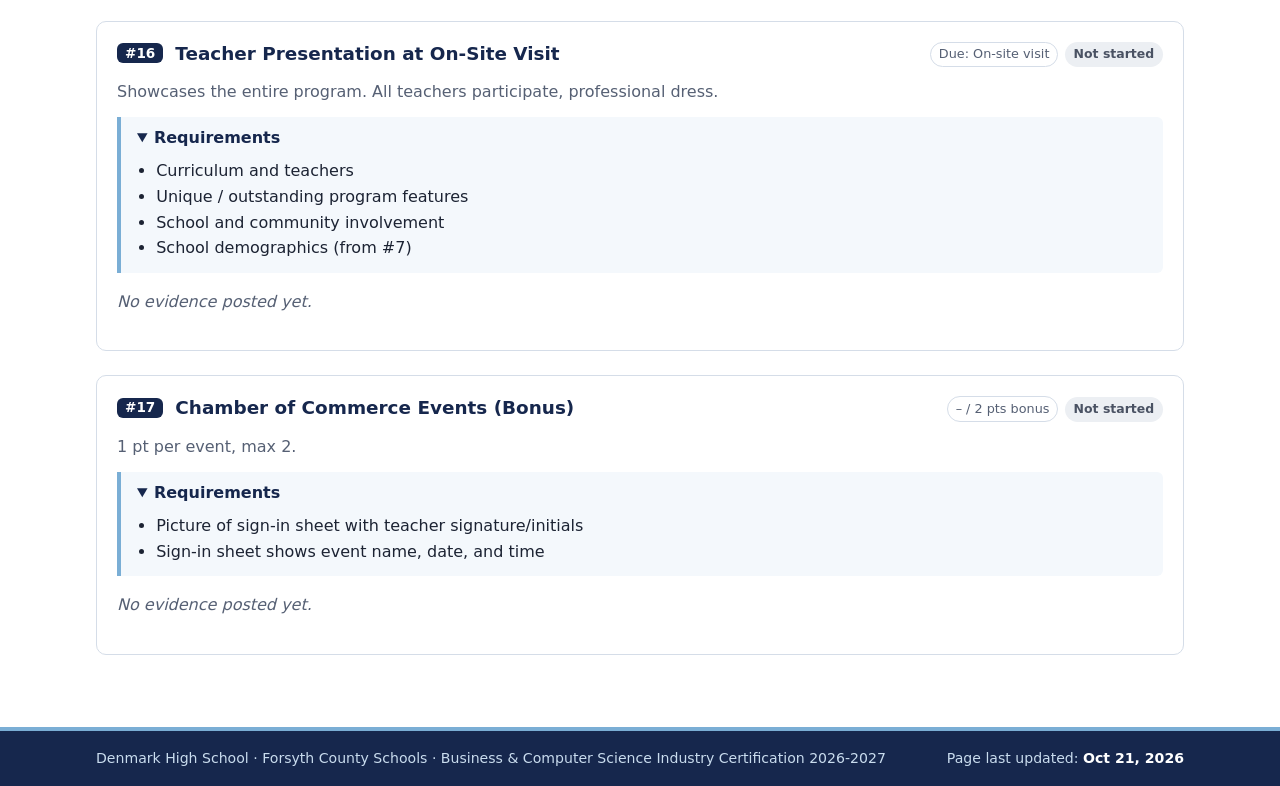
<file: standard-2.html>
<!DOCTYPE html>
<html lang="en">
<head>
  <meta charset="UTF-8">
  <meta name="viewport" content="width=device-width, initial-scale=1.0">
  <title>Standard 2 | DHS Industry Certification</title>
  <meta name="description" content="Denmark High School Business & Computer Science Industry Certification evidence, 2026-2027.">
  <meta name="robots" content="noindex, nofollow">
  <link rel="icon" href="assets/img/denmark-logo.png">
  <link rel="stylesheet" href="assets/css/styles.css">
</head>
<body data-page="standard" data-standard="2">
  <a class="skip-link" href="#content">Skip to content</a>
  <header id="site-header" class="site-header"></header>
  <main id="content" class="container"><p class="loading">Loading…</p></main>
  <footer id="site-footer" class="site-footer"></footer>
  <script src="assets/vendor/chart.umd.min.js"></script>
  <script src="assets/js/main.js"></script>
</body>
</html>
</file>
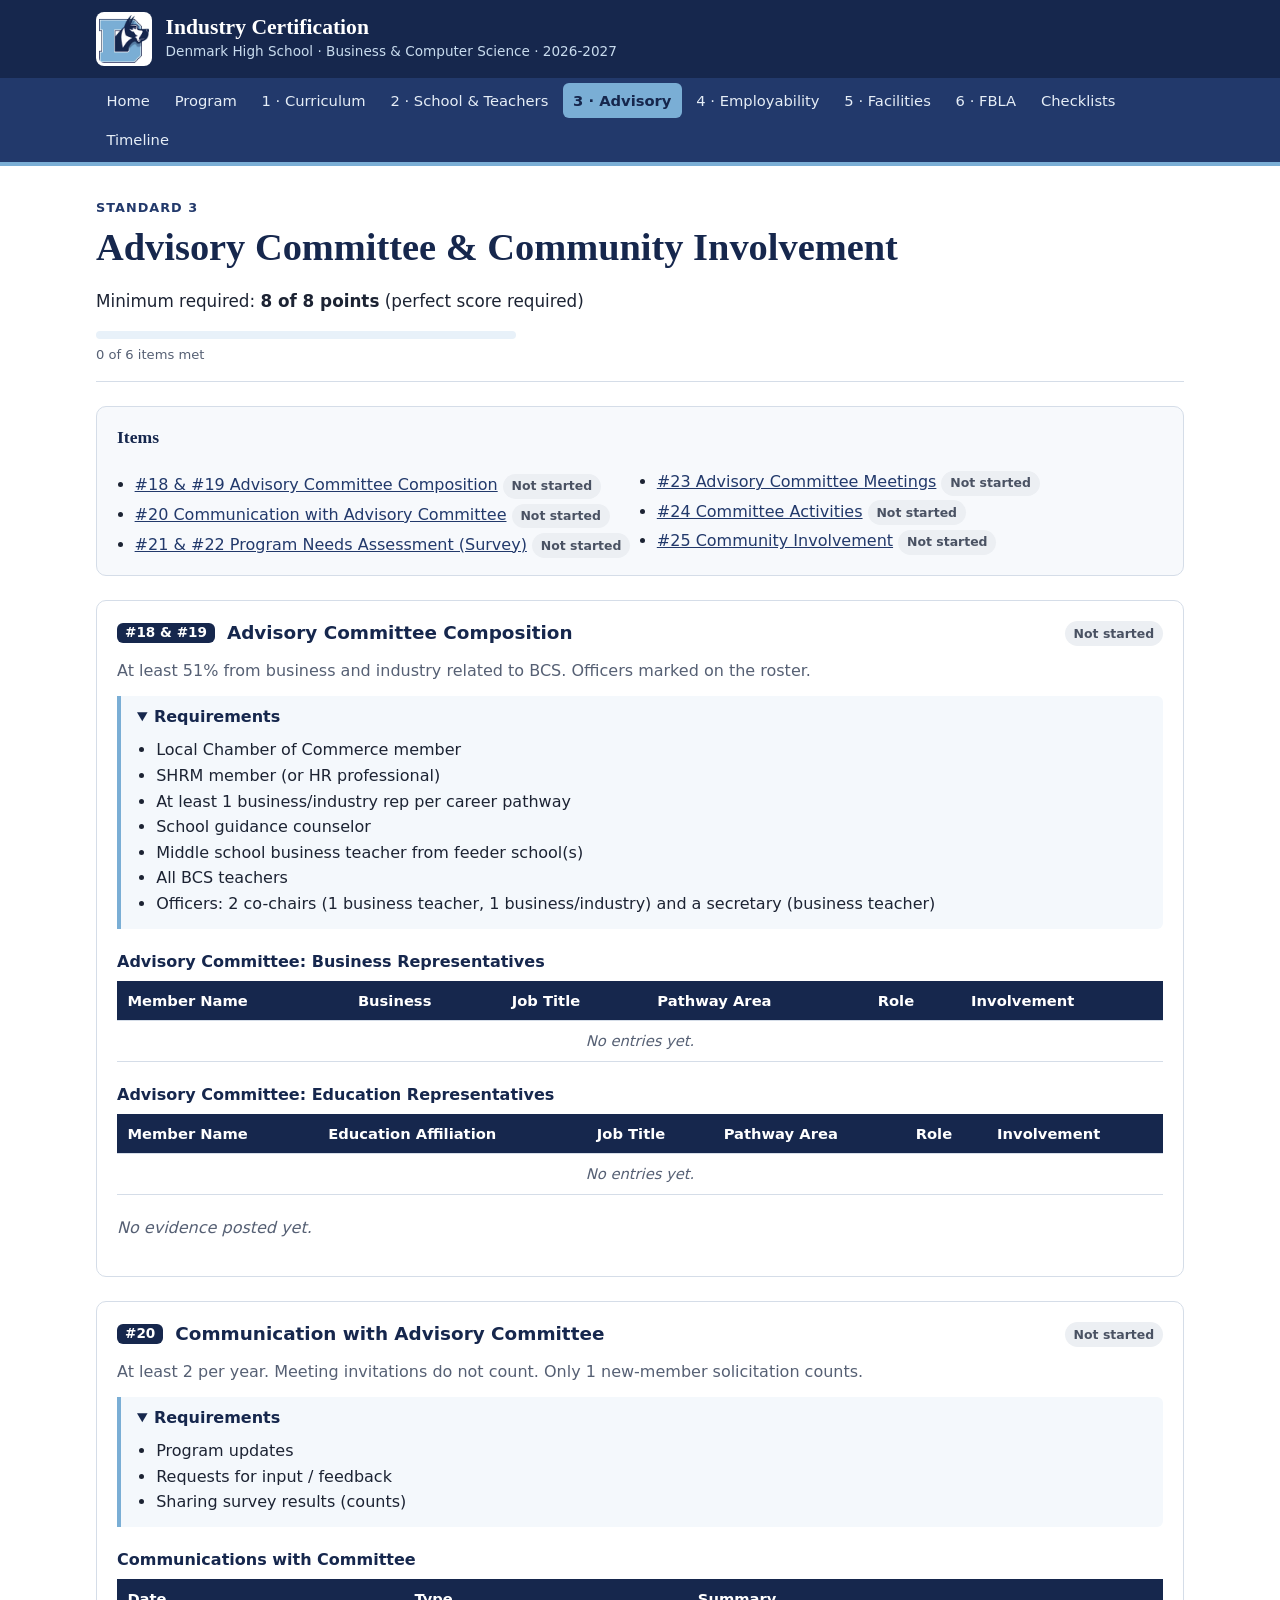
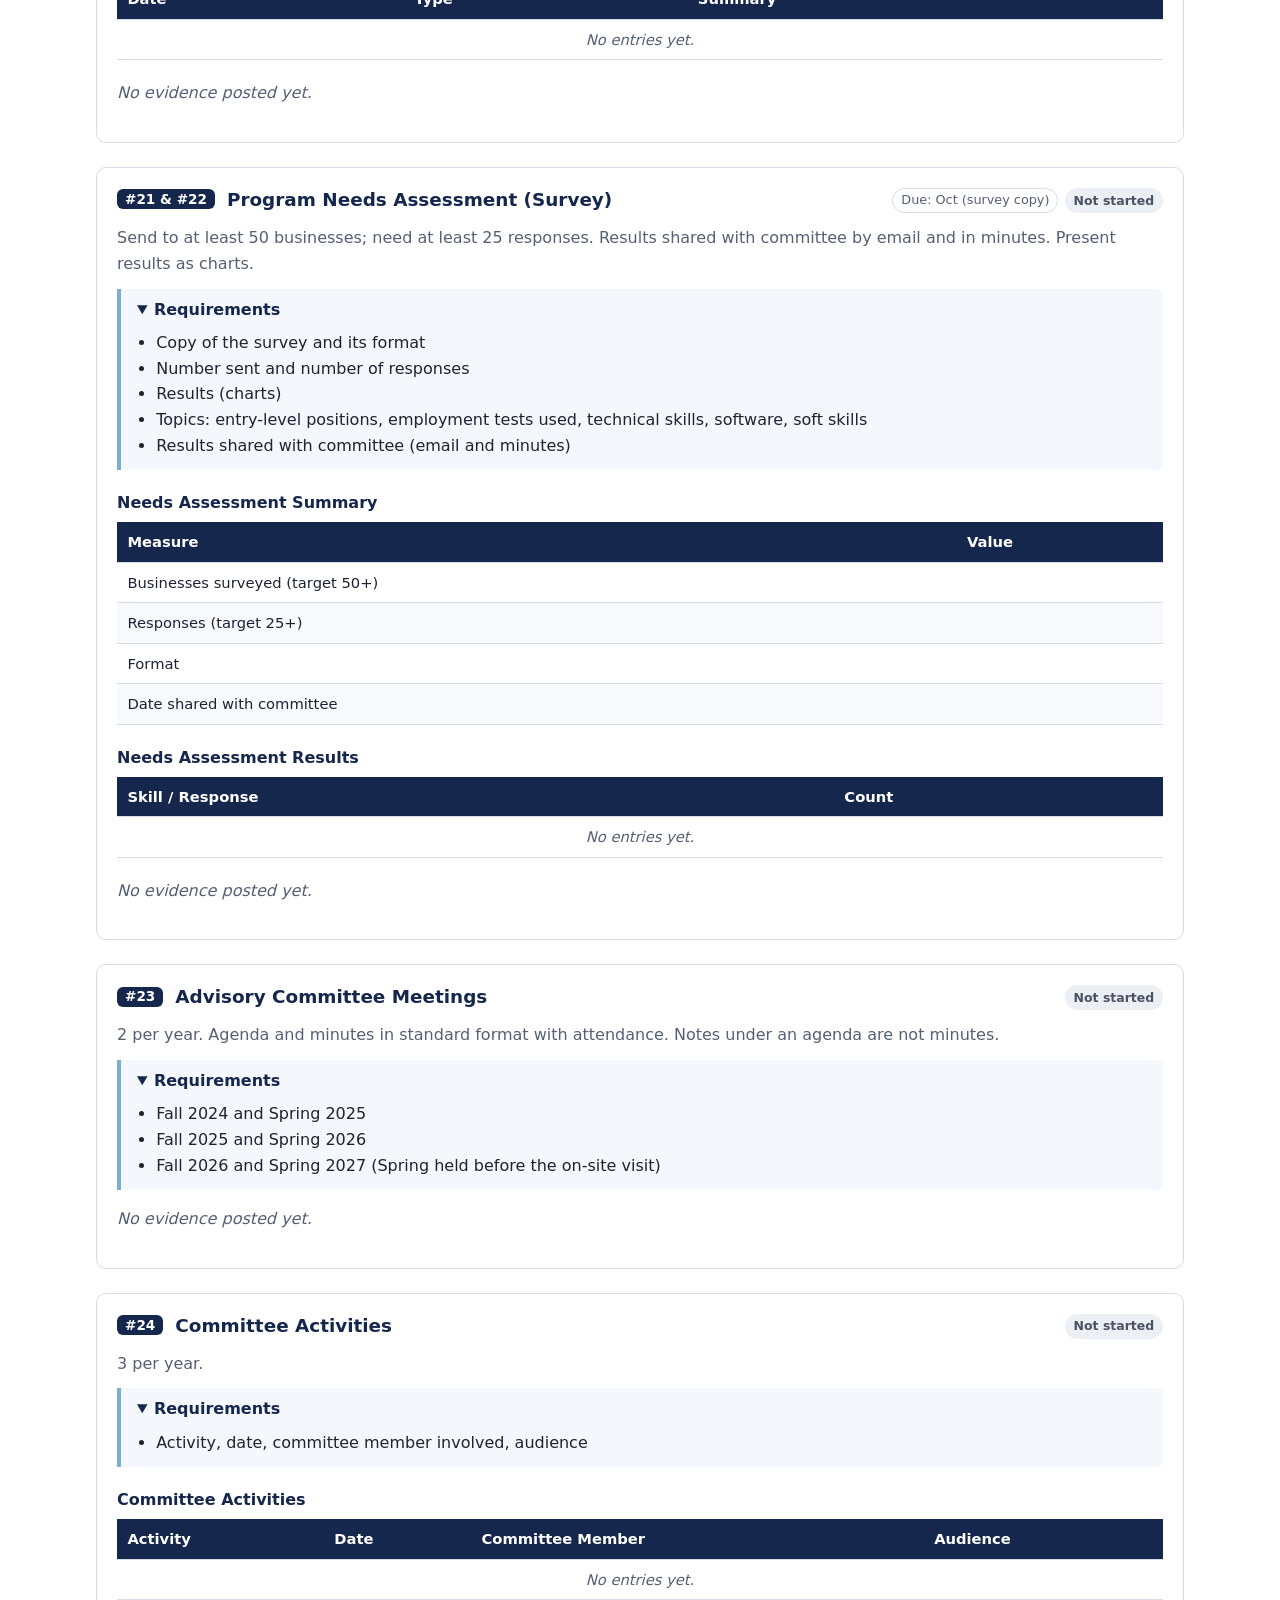
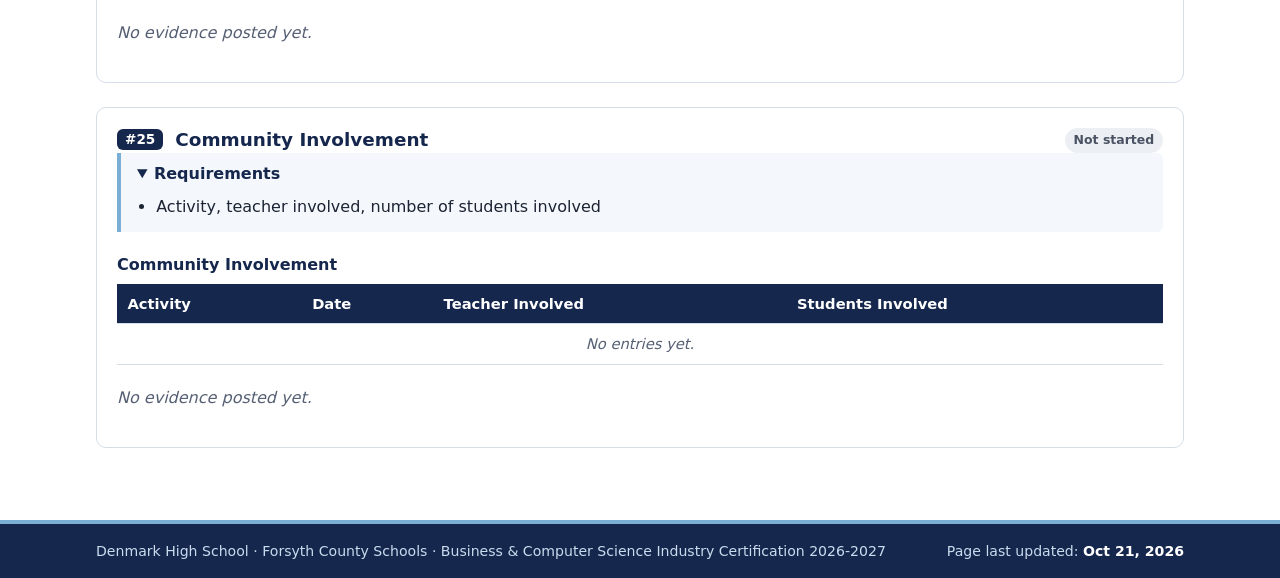
<file: standard-3.html>
<!DOCTYPE html>
<html lang="en">
<head>
  <meta charset="UTF-8">
  <meta name="viewport" content="width=device-width, initial-scale=1.0">
  <title>Standard 3 | DHS Industry Certification</title>
  <meta name="description" content="Denmark High School Business & Computer Science Industry Certification evidence, 2026-2027.">
  <meta name="robots" content="noindex, nofollow">
  <link rel="icon" href="assets/img/denmark-logo.png">
  <link rel="stylesheet" href="assets/css/styles.css">
</head>
<body data-page="standard" data-standard="3">
  <a class="skip-link" href="#content">Skip to content</a>
  <header id="site-header" class="site-header"></header>
  <main id="content" class="container"><p class="loading">Loading…</p></main>
  <footer id="site-footer" class="site-footer"></footer>
  <script src="assets/vendor/chart.umd.min.js"></script>
  <script src="assets/js/main.js"></script>
</body>
</html>
</file>
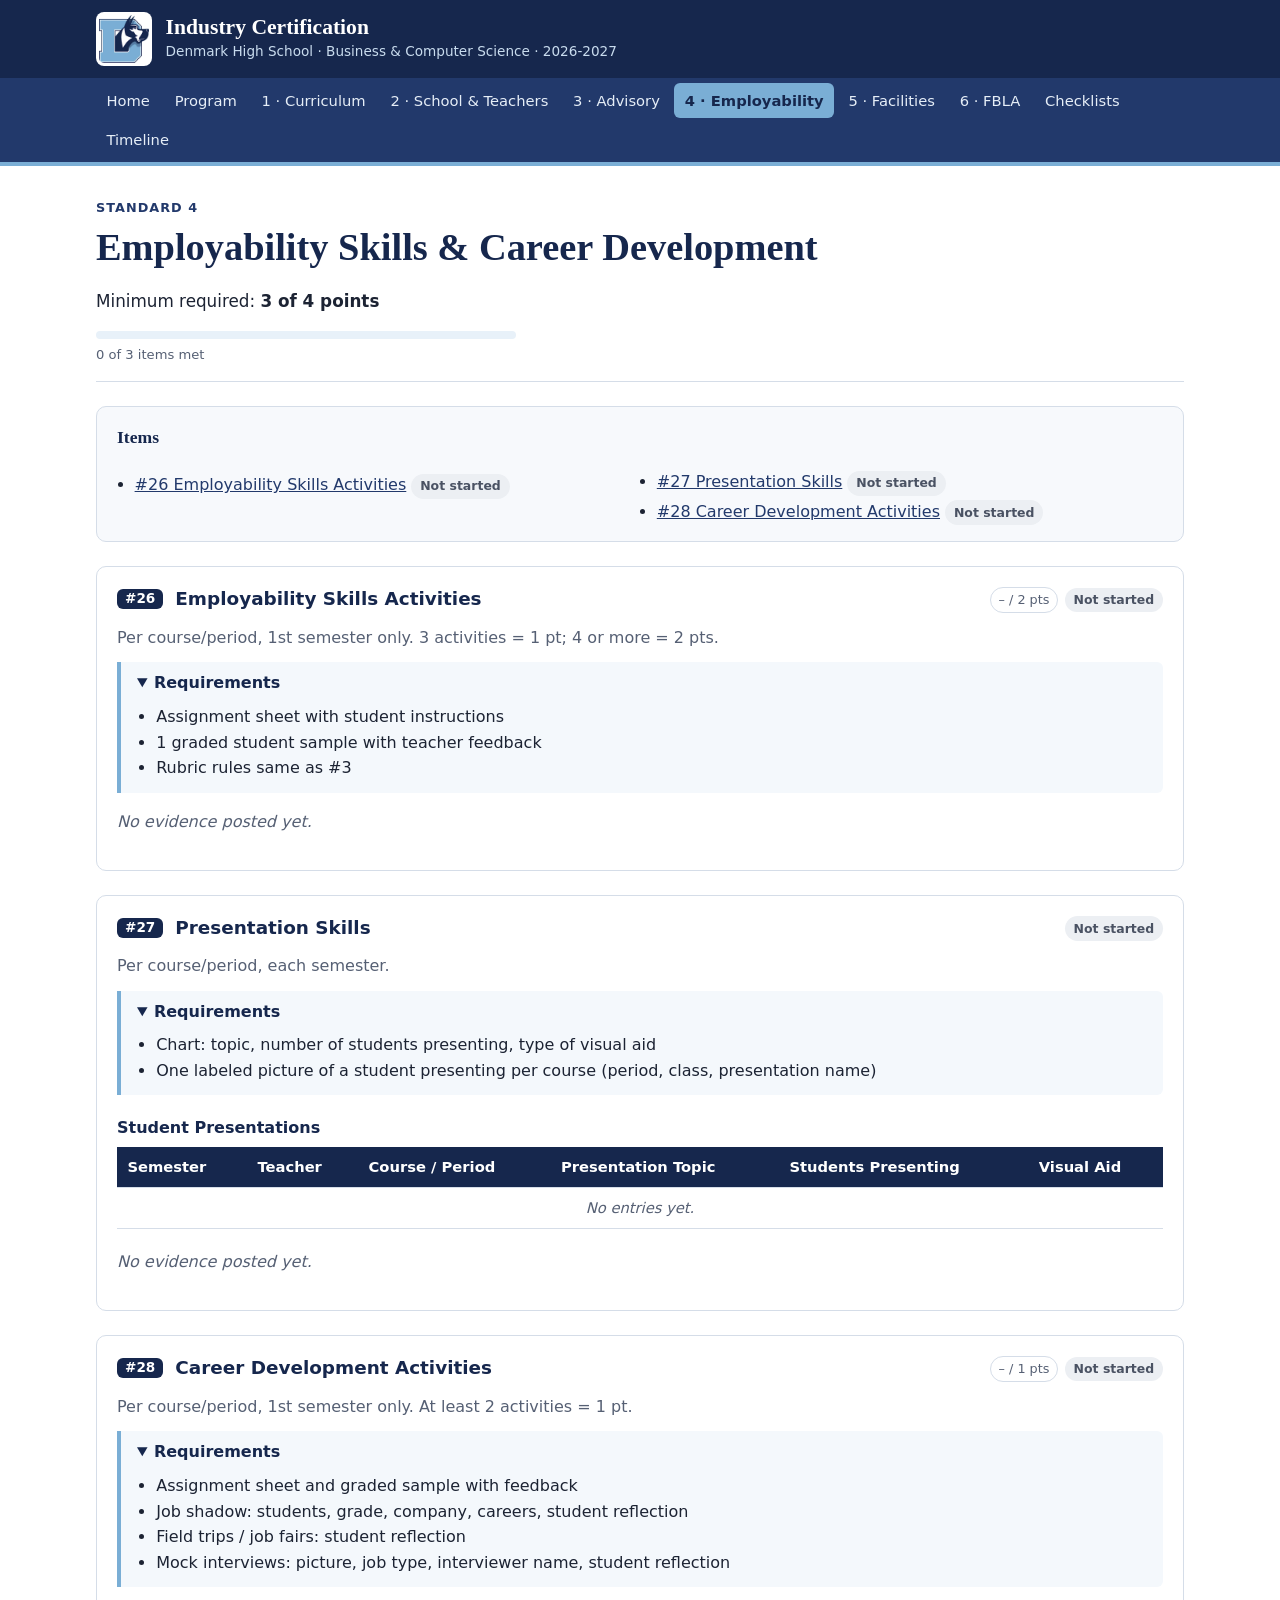
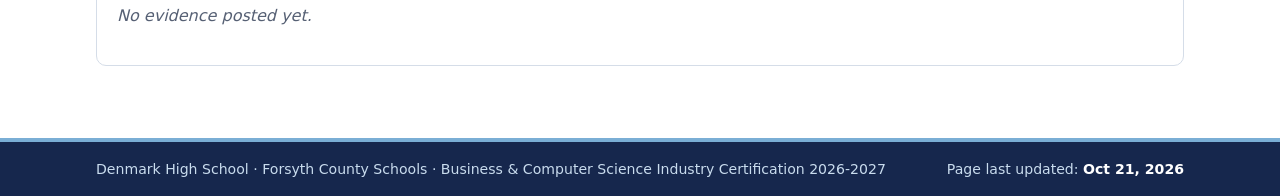
<file: standard-4.html>
<!DOCTYPE html>
<html lang="en">
<head>
  <meta charset="UTF-8">
  <meta name="viewport" content="width=device-width, initial-scale=1.0">
  <title>Standard 4 | DHS Industry Certification</title>
  <meta name="description" content="Denmark High School Business & Computer Science Industry Certification evidence, 2026-2027.">
  <meta name="robots" content="noindex, nofollow">
  <link rel="icon" href="assets/img/denmark-logo.png">
  <link rel="stylesheet" href="assets/css/styles.css">
</head>
<body data-page="standard" data-standard="4">
  <a class="skip-link" href="#content">Skip to content</a>
  <header id="site-header" class="site-header"></header>
  <main id="content" class="container"><p class="loading">Loading…</p></main>
  <footer id="site-footer" class="site-footer"></footer>
  <script src="assets/vendor/chart.umd.min.js"></script>
  <script src="assets/js/main.js"></script>
</body>
</html>
</file>
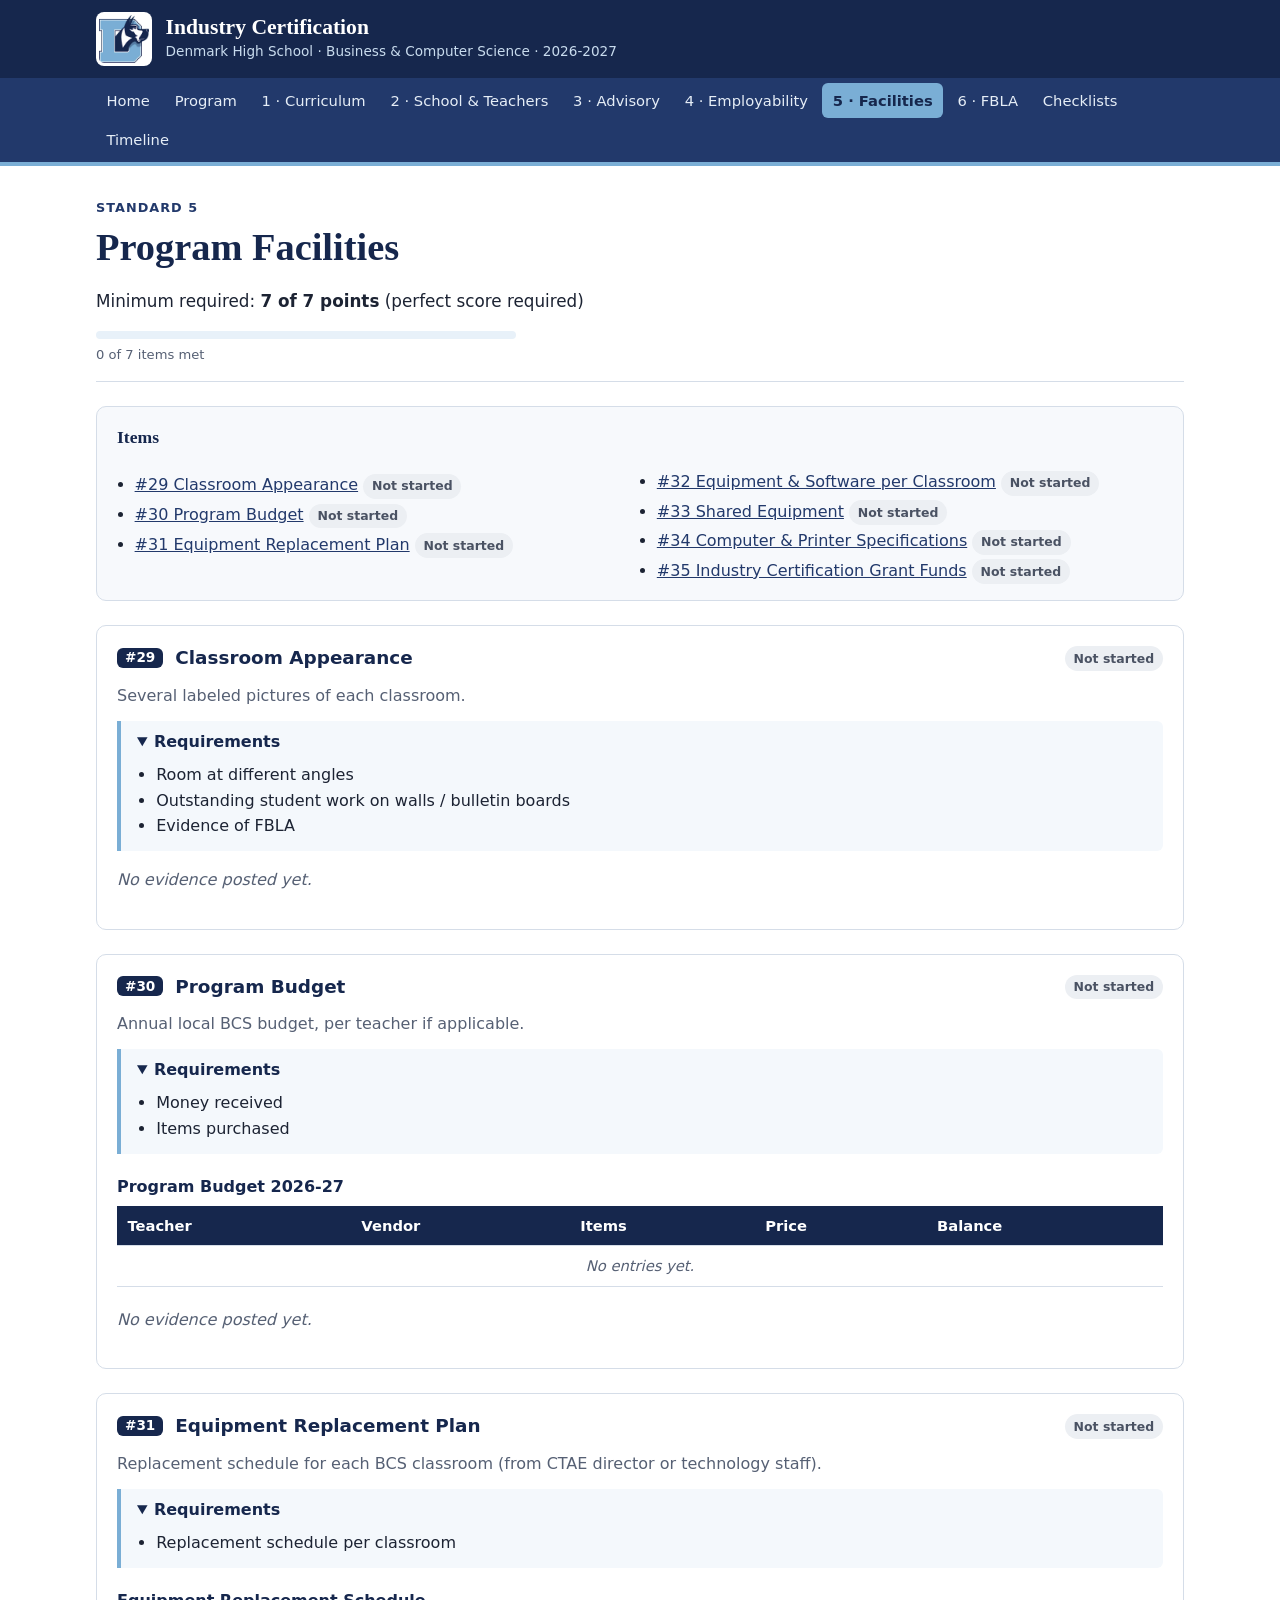
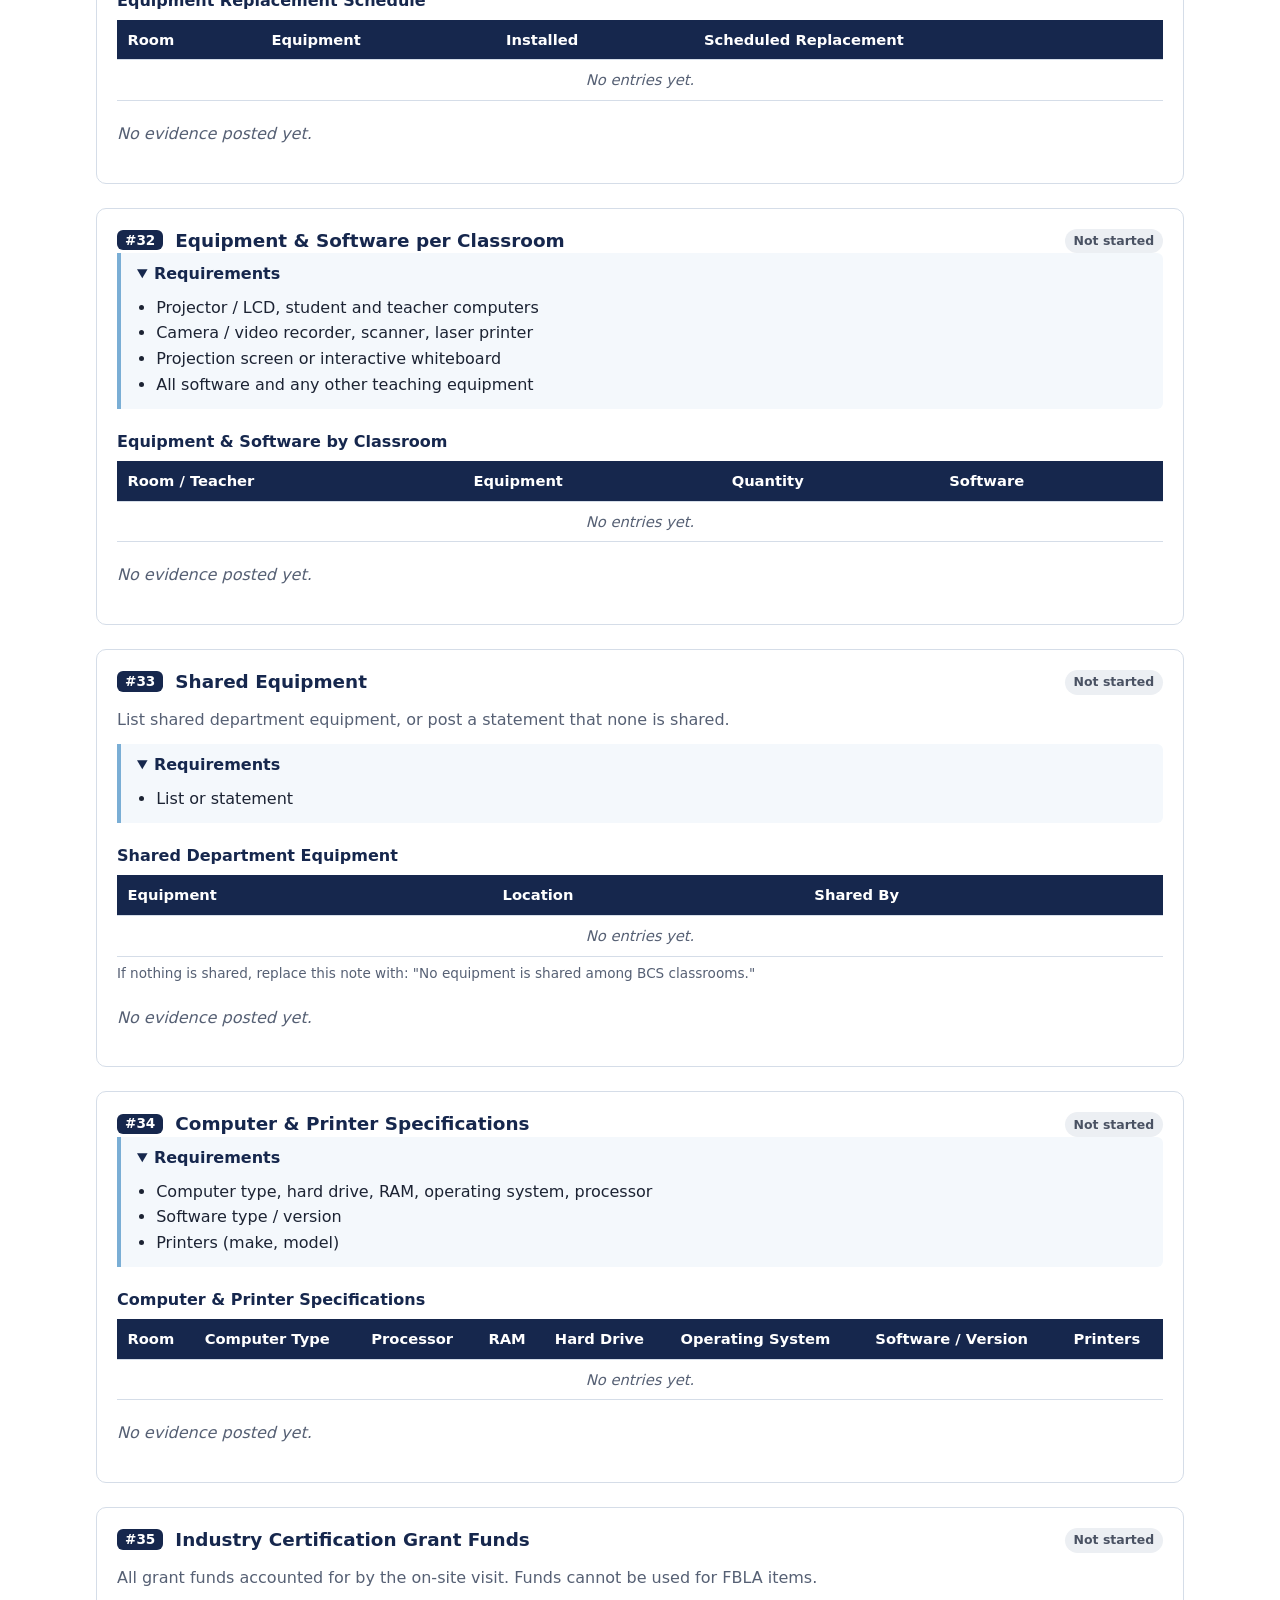
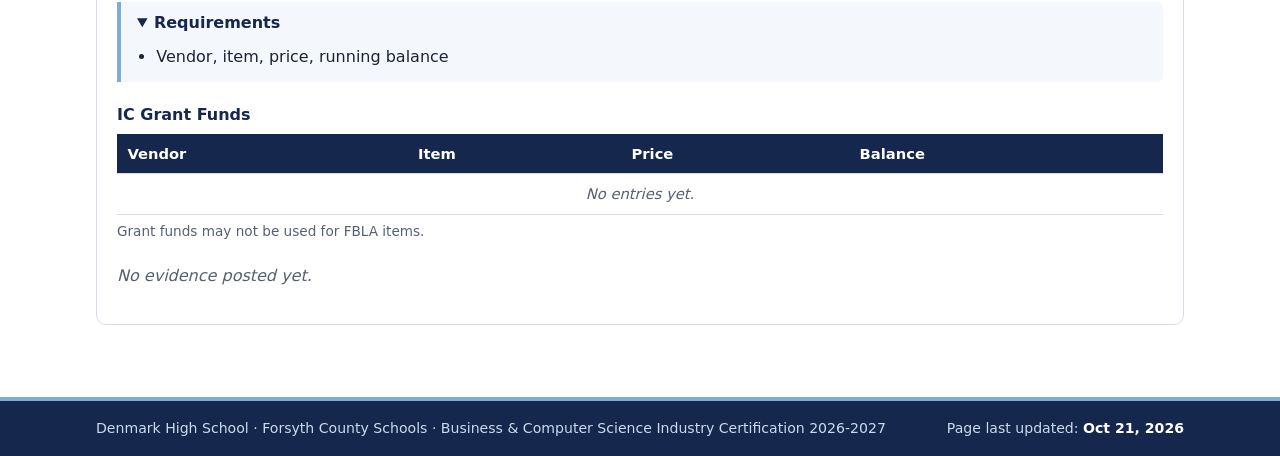
<file: standard-5.html>
<!DOCTYPE html>
<html lang="en">
<head>
  <meta charset="UTF-8">
  <meta name="viewport" content="width=device-width, initial-scale=1.0">
  <title>Standard 5 | DHS Industry Certification</title>
  <meta name="description" content="Denmark High School Business & Computer Science Industry Certification evidence, 2026-2027.">
  <meta name="robots" content="noindex, nofollow">
  <link rel="icon" href="assets/img/denmark-logo.png">
  <link rel="stylesheet" href="assets/css/styles.css">
</head>
<body data-page="standard" data-standard="5">
  <a class="skip-link" href="#content">Skip to content</a>
  <header id="site-header" class="site-header"></header>
  <main id="content" class="container"><p class="loading">Loading…</p></main>
  <footer id="site-footer" class="site-footer"></footer>
  <script src="assets/vendor/chart.umd.min.js"></script>
  <script src="assets/js/main.js"></script>
</body>
</html>
</file>
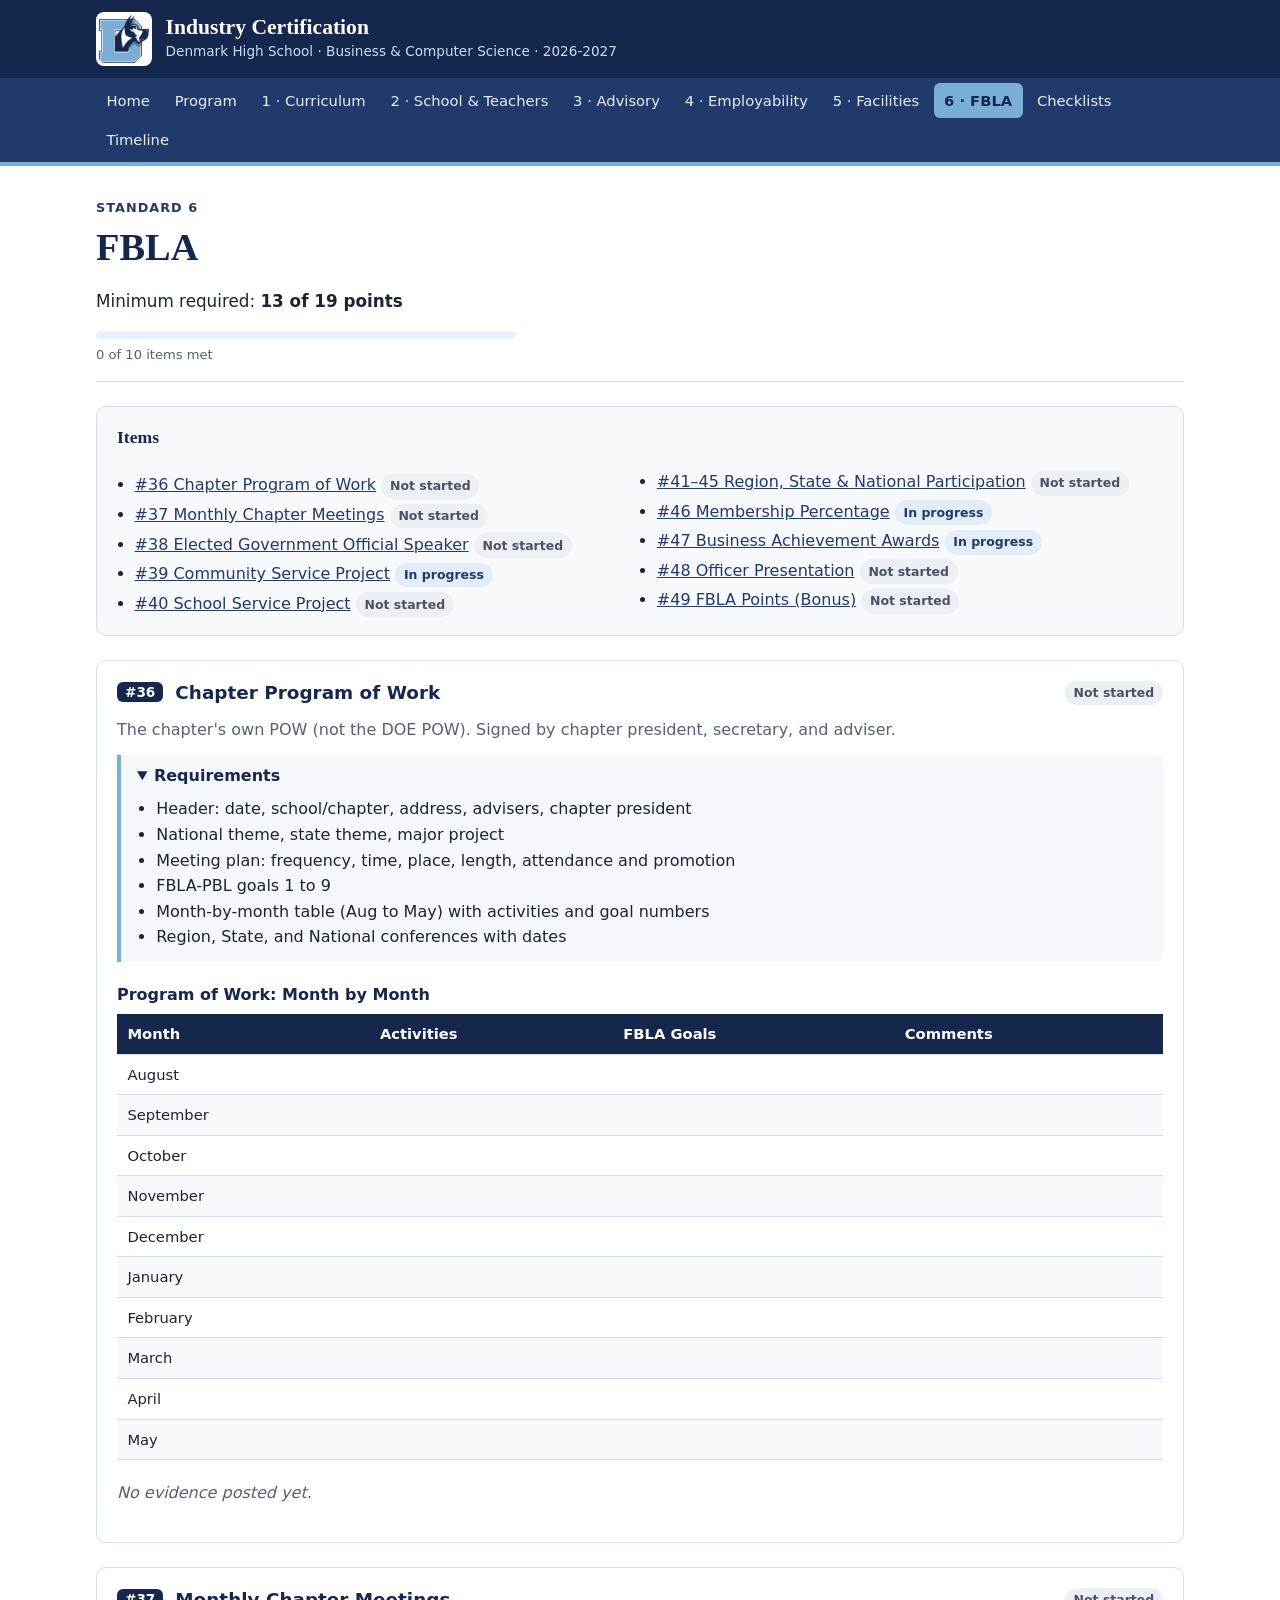
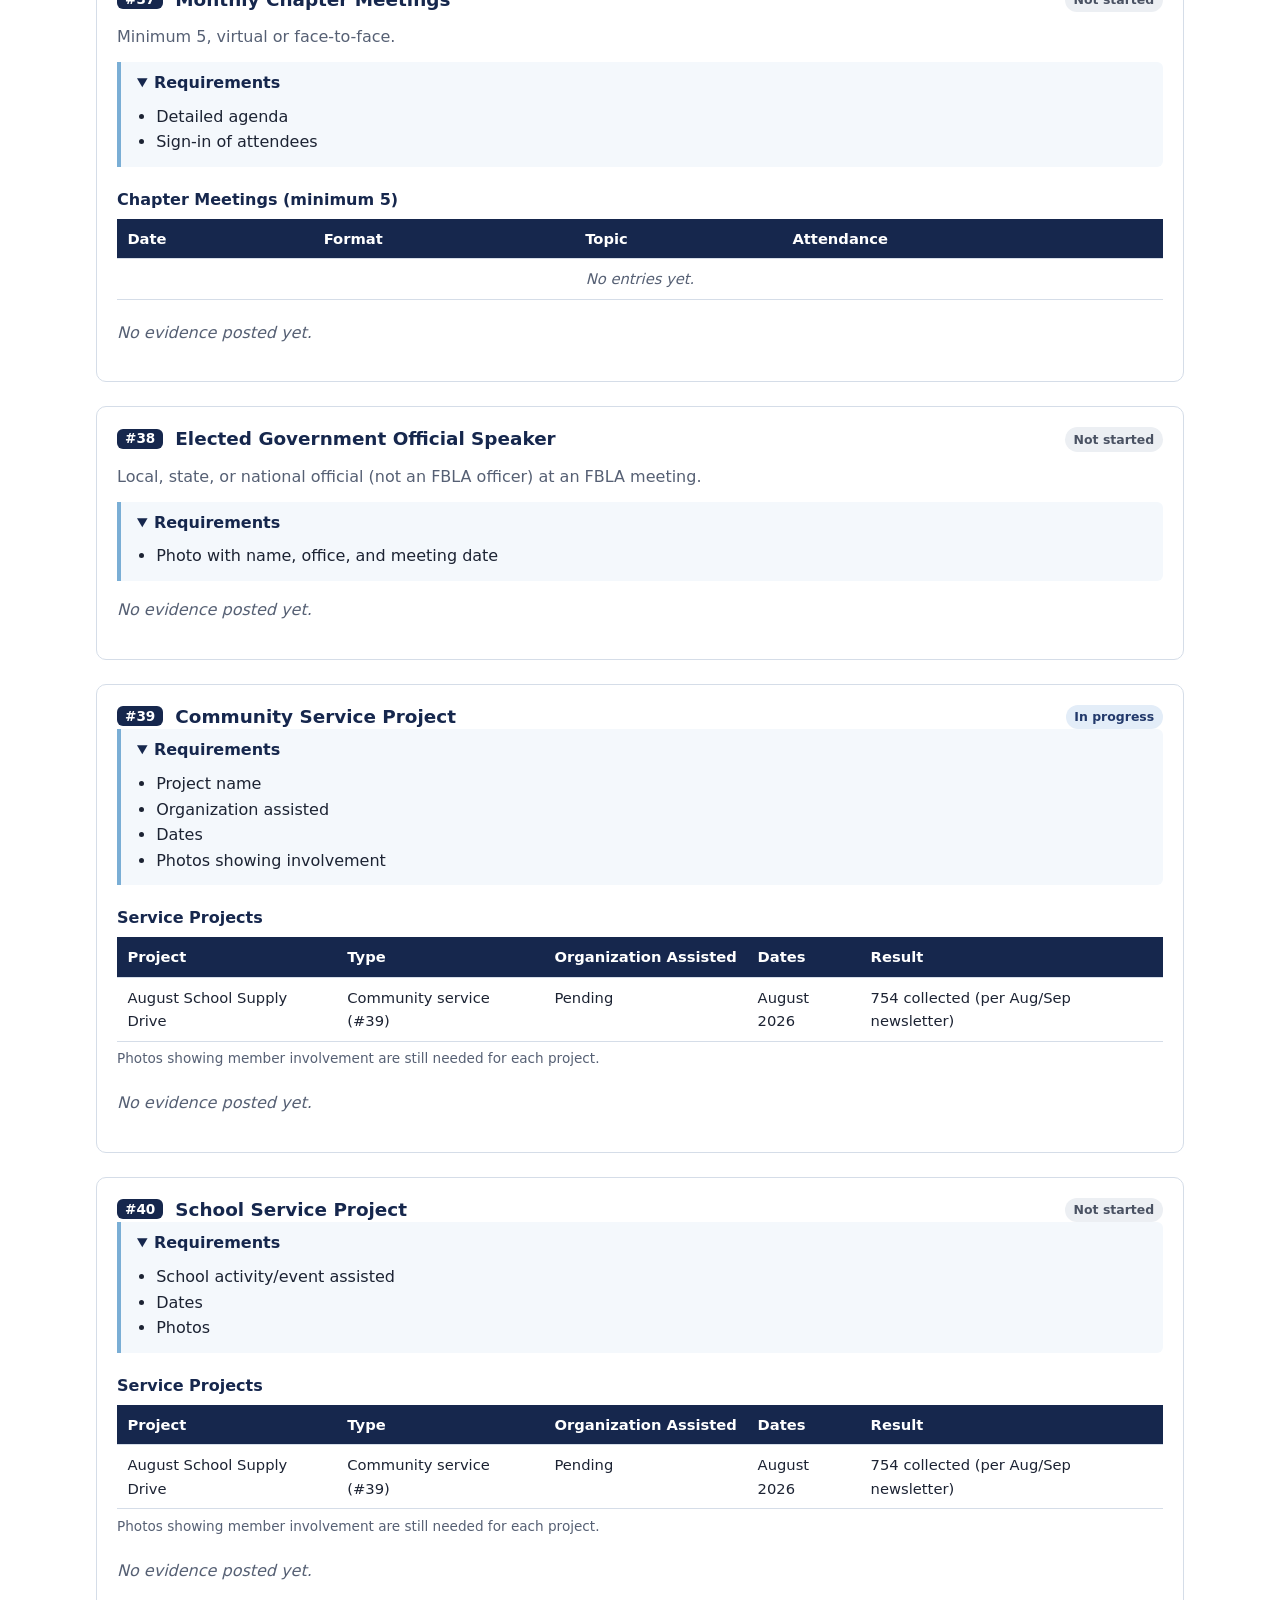
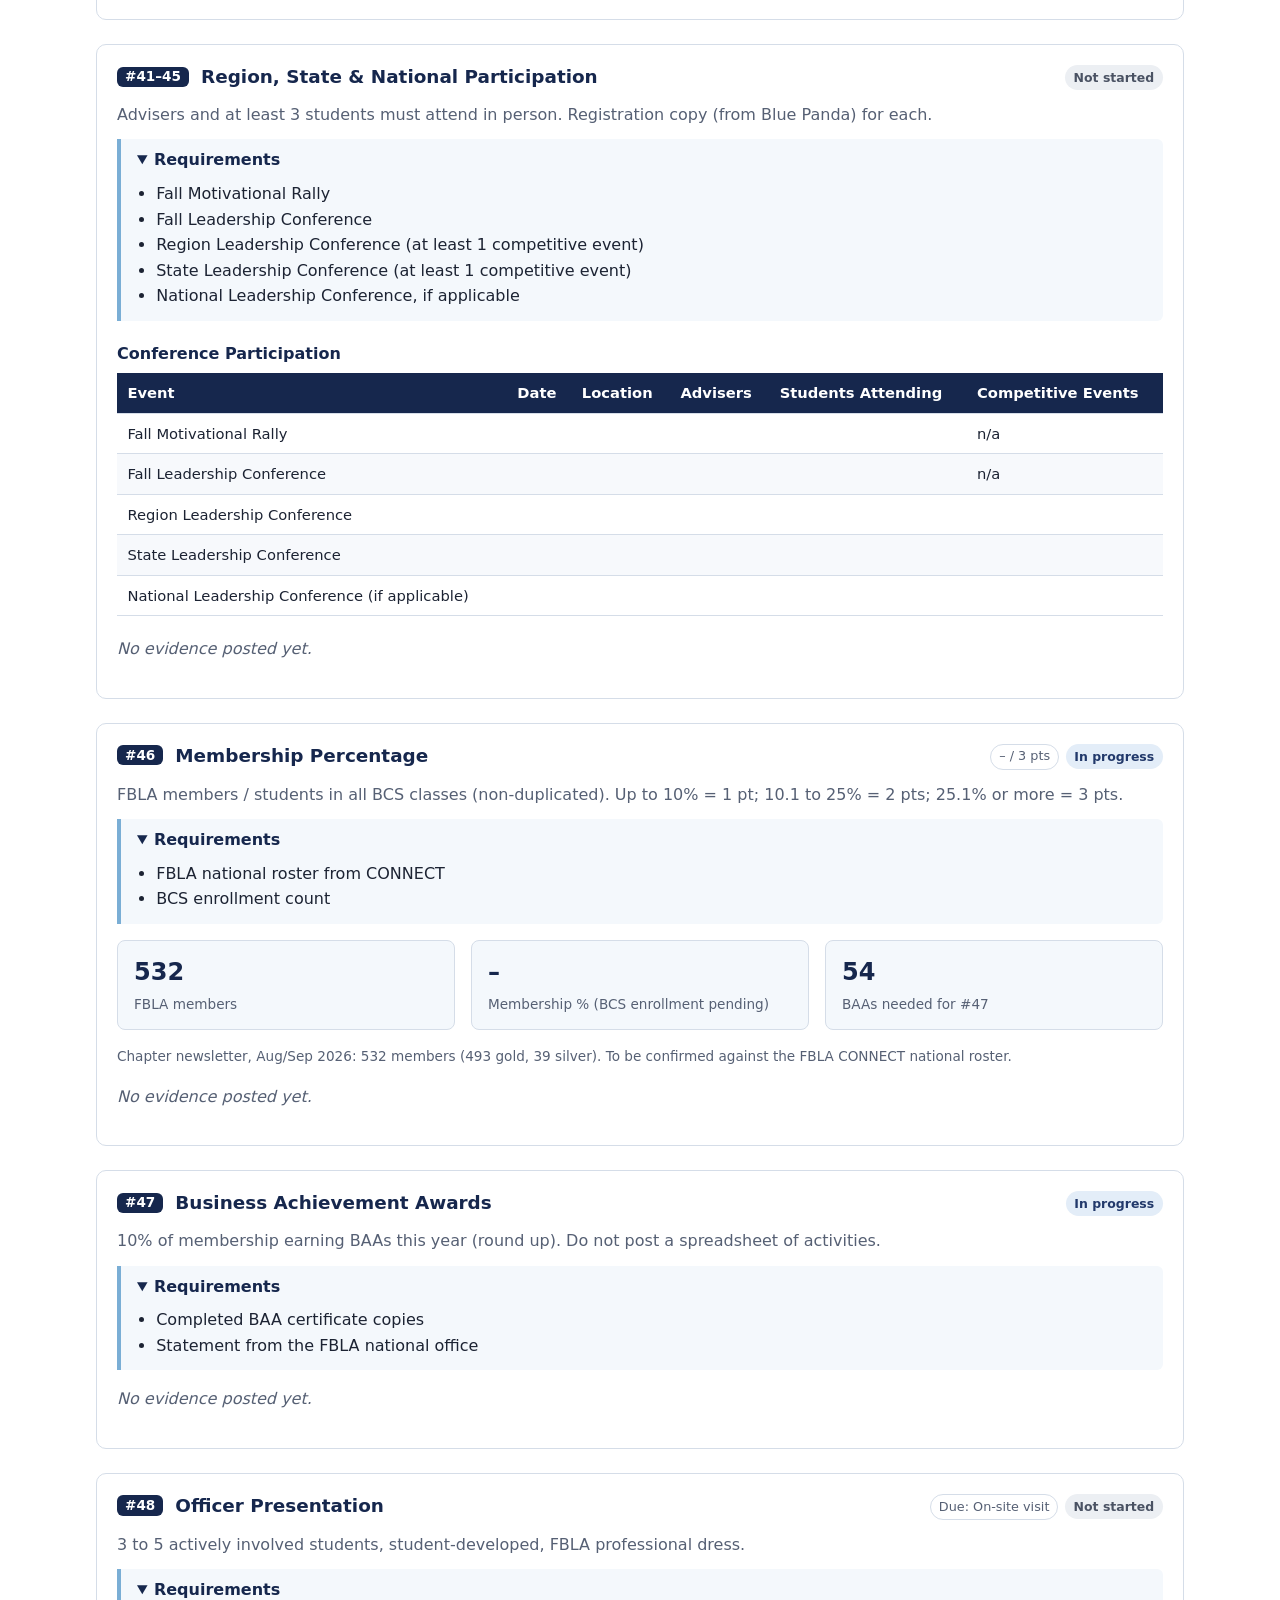
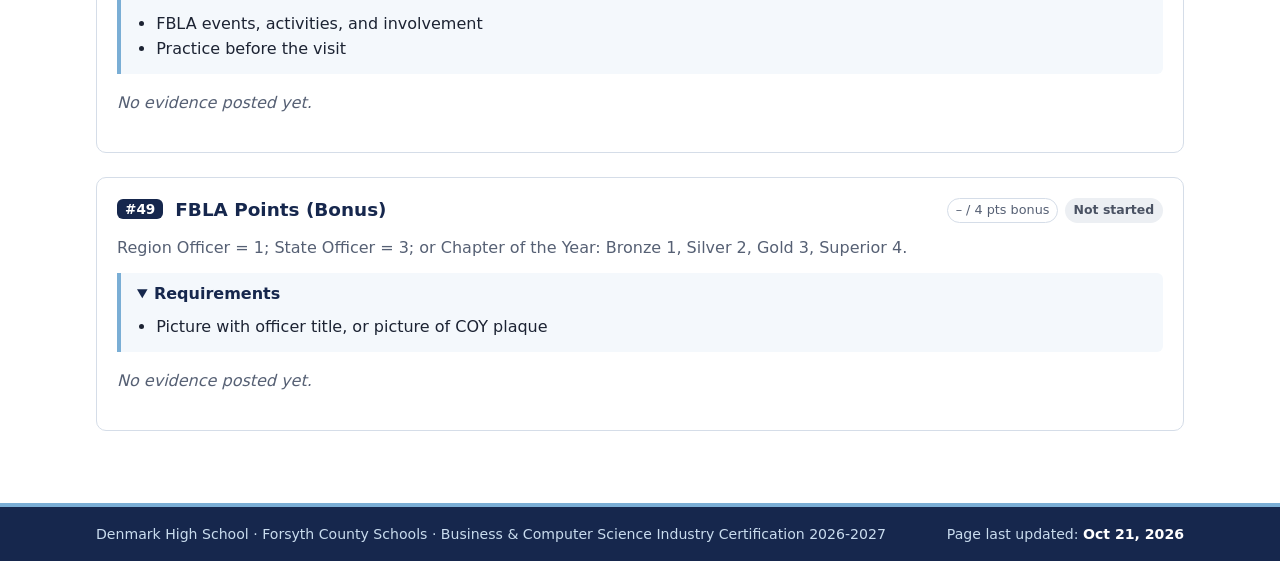
<file: standard-6.html>
<!DOCTYPE html>
<html lang="en">
<head>
  <meta charset="UTF-8">
  <meta name="viewport" content="width=device-width, initial-scale=1.0">
  <title>Standard 6 | DHS Industry Certification</title>
  <meta name="description" content="Denmark High School Business & Computer Science Industry Certification evidence, 2026-2027.">
  <meta name="robots" content="noindex, nofollow">
  <link rel="icon" href="assets/img/denmark-logo.png">
  <link rel="stylesheet" href="assets/css/styles.css">
</head>
<body data-page="standard" data-standard="6">
  <a class="skip-link" href="#content">Skip to content</a>
  <header id="site-header" class="site-header"></header>
  <main id="content" class="container"><p class="loading">Loading…</p></main>
  <footer id="site-footer" class="site-footer"></footer>
  <script src="assets/vendor/chart.umd.min.js"></script>
  <script src="assets/js/main.js"></script>
</body>
</html>
</file>
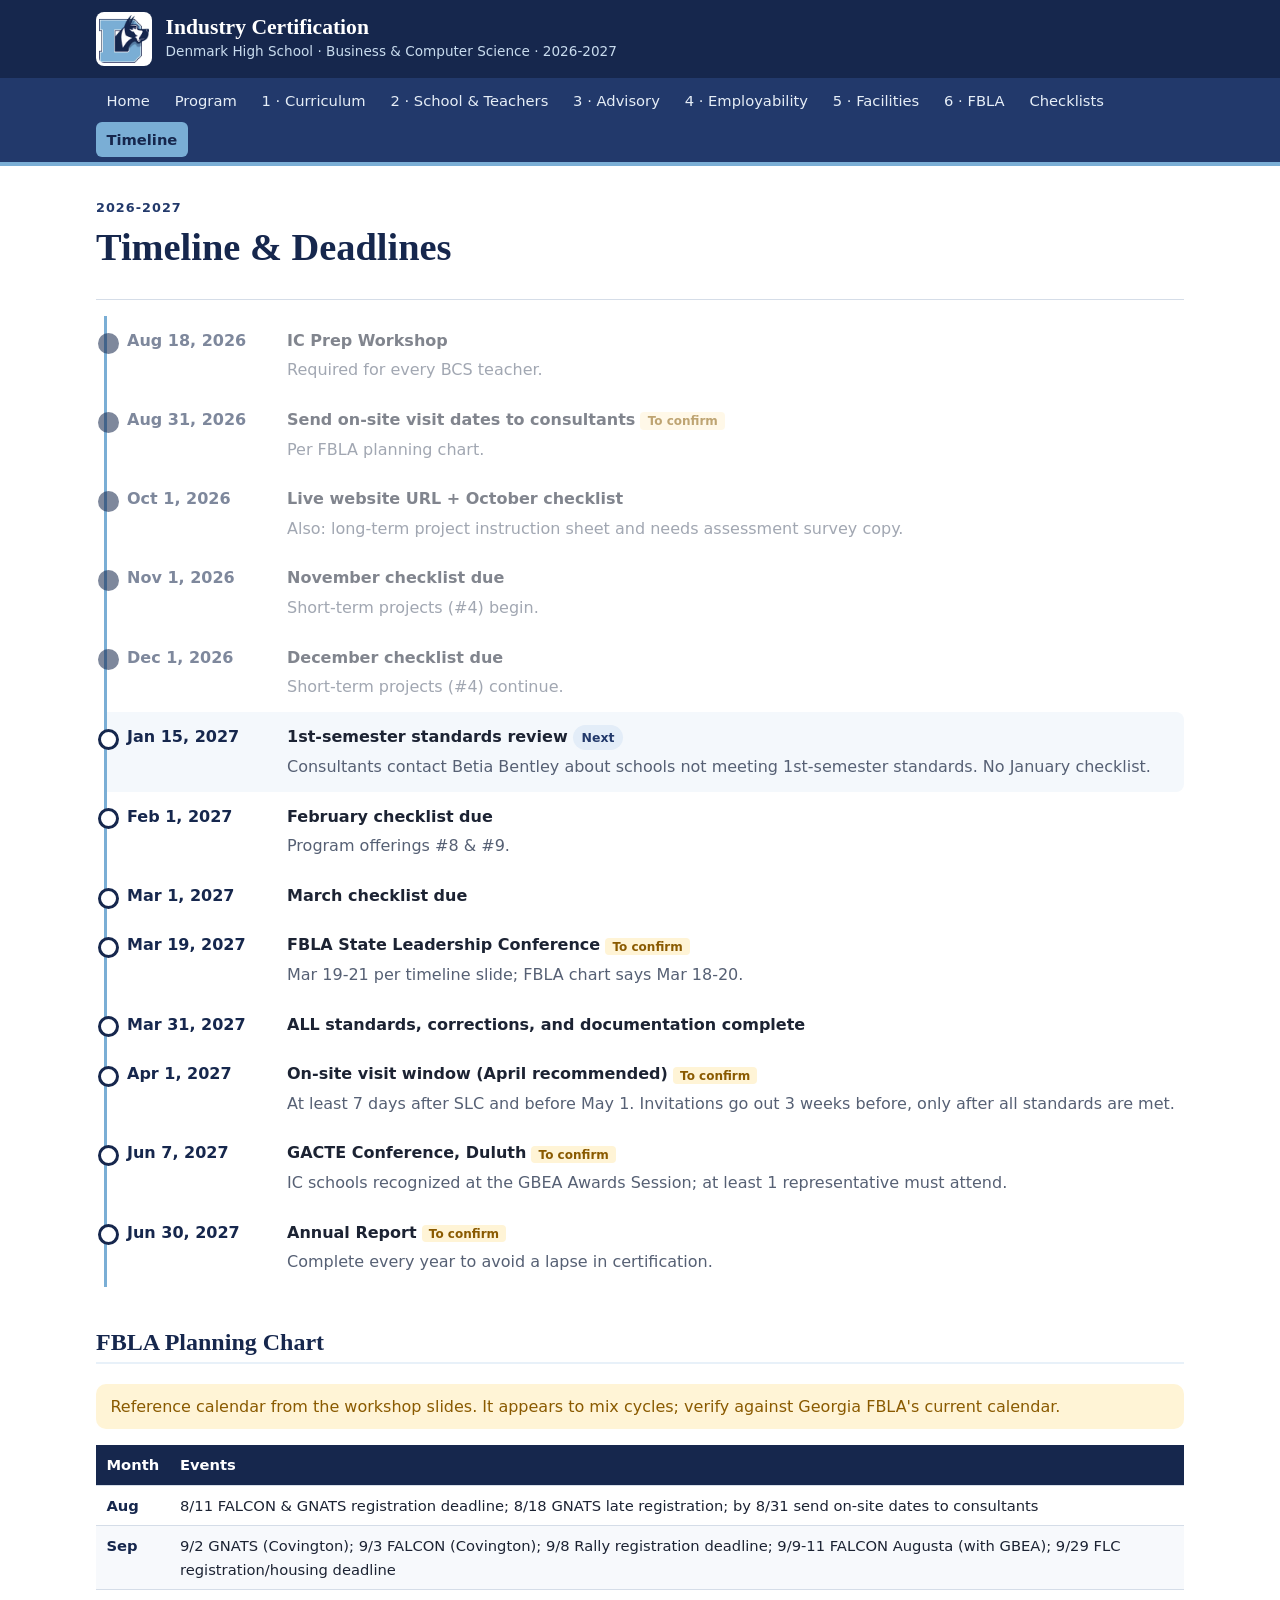
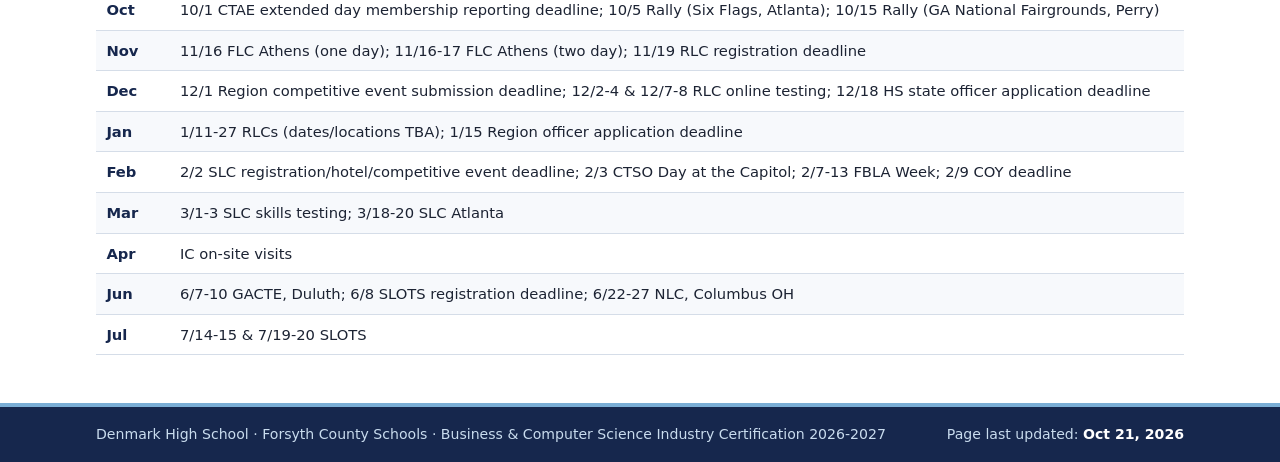
<file: timeline.html>
<!DOCTYPE html>
<html lang="en">
<head>
  <meta charset="UTF-8">
  <meta name="viewport" content="width=device-width, initial-scale=1.0">
  <title>Timeline | DHS Industry Certification</title>
  <meta name="description" content="Denmark High School Business & Computer Science Industry Certification evidence, 2026-2027.">
  <meta name="robots" content="noindex, nofollow">
  <link rel="icon" href="assets/img/denmark-logo.png">
  <link rel="stylesheet" href="assets/css/styles.css">
</head>
<body data-page="timeline">
  <a class="skip-link" href="#content">Skip to content</a>
  <header id="site-header" class="site-header"></header>
  <main id="content" class="container"><p class="loading">Loading…</p></main>
  <footer id="site-footer" class="site-footer"></footer>
  <script src="assets/js/main.js"></script>
</body>
</html>
</file>
<file: assets/css/styles.css>
:root {
  --navy: #16274d;
  --navy-700: #22396b;
  --blue: #7aaed5;
  --blue-100: #e8f1f9;
  --blue-50: #f4f8fc;
  --text: #1c2333;
  --muted: #566074;
  --border: #d5dde8;
  --bg: #ffffff;
  --surface: #f7f9fc;
  --ok: #1d7a4a;
  --ok-bg: #e3f4ea;
  --warn: #8a5a00;
  --warn-bg: #fff4d6;
  --bad: #a3242c;
  --bad-bg: #fde6e7;
  --info: #22396b;
  --info-bg: #e3edf8;
  --max-width: 1120px;
  --radius: 10px;
  --font: "Segoe UI", system-ui, -apple-system, Roboto, Helvetica, Arial, sans-serif;
  --serif: Georgia, "Times New Roman", serif;
}

* { box-sizing: border-box; }
html { scroll-padding-top: 1rem; }

body {
  margin: 0;
  font-family: var(--font);
  line-height: 1.6;
  color: var(--text);
  background: var(--bg);
}

a { color: var(--navy-700); }
a:hover { color: var(--navy); }
img { max-width: 100%; height: auto; }

.container { max-width: var(--max-width); margin: 0 auto; padding: 0 16px; }

.skip-link { position: absolute; left: -999px; top: 0; background: var(--navy); color: #fff; padding: .5rem 1rem; z-index: 10; }
.skip-link:focus { left: 0; }
.visually-hidden { position: absolute; width: 1px; height: 1px; overflow: hidden; clip: rect(0 0 0 0); }

/* ---------- Header & nav ---------- */

.site-header { background: var(--navy); color: #fff; border-bottom: 4px solid var(--blue); }
.header-inner { display: flex; align-items: center; justify-content: space-between; padding-top: .75rem; padding-bottom: .75rem; }
.brand { display: flex; align-items: center; gap: .85rem; color: #fff; text-decoration: none; }
.brand img { background: #fff; border-radius: 8px; padding: 3px; }
.brand-title { display: block; font-family: var(--serif); font-size: 1.35rem; font-weight: 700; line-height: 1.2; }
.brand-sub { display: block; font-size: .85rem; color: #c9dcee; }
.brand:hover { color: #fff; }

.nav-toggle { display: none; background: transparent; color: #fff; border: 1px solid var(--blue); border-radius: 6px; padding: .4rem .8rem; font: inherit; cursor: pointer; }

.site-nav { background: var(--navy-700); }
.site-nav ul { list-style: none; display: flex; flex-wrap: wrap; gap: .25rem; margin: 0 auto; padding-top: .35rem; padding-bottom: .35rem; }
.site-nav a { display: block; color: #e6eef7; text-decoration: none; padding: .35rem .65rem; border-radius: 6px; font-size: .92rem; }
.site-nav a:hover { background: rgba(255, 255, 255, .1); color: #fff; }
.site-nav a[aria-current="page"] { background: var(--blue); color: var(--navy); font-weight: 600; }

@media (max-width: 820px) {
  .nav-toggle { display: inline-block; }
  .site-nav { display: none; }
  .site-nav.open { display: block; }
  .site-nav ul { flex-direction: column; }
  .brand-title { font-size: 1.1rem; }
  .brand-sub { font-size: .78rem; }
}

/* ---------- Typography & sections ---------- */

main.container { padding-top: 2rem; padding-bottom: 3rem; }
h1, h2, h3 { color: var(--navy); line-height: 1.25; }
h1 { font-family: var(--serif); font-size: clamp(1.7rem, 4vw, 2.4rem); margin: .25rem 0 .75rem; }
h2 { font-family: var(--serif); font-size: 1.5rem; margin-top: 2.5rem; border-bottom: 2px solid var(--blue-100); padding-bottom: .35rem; }
h3 { font-size: 1.15rem; margin: 0; }
h4 { margin: 1rem 0 .5rem; color: var(--navy-700); }
.eyebrow { text-transform: uppercase; letter-spacing: .08em; font-size: .8rem; font-weight: 700; color: var(--navy-700); margin: 0; }
.lead { font-size: 1.1rem; color: var(--muted); }
.meta { display: block; color: var(--muted); font-size: .88rem; }
.loading, .empty { color: var(--muted); font-style: italic; }
.warn { background: var(--warn-bg); color: var(--warn); padding: .6rem .9rem; border-radius: var(--radius); }

/* ---------- Home ---------- */

.hero { display: flex; gap: 1.5rem; align-items: center; background: linear-gradient(135deg, var(--blue-50), var(--blue-100)); border: 1px solid var(--border); border-radius: var(--radius); padding: 1.5rem; }
.hero img { flex-shrink: 0; }
@media (max-width: 600px) { .hero { flex-direction: column; text-align: center; } }

.std-grid, .pathway-grid { display: grid; gap: 1rem; grid-template-columns: repeat(auto-fill, minmax(280px, 1fr)); }
.std-card { display: block; position: relative; border: 1px solid var(--border); border-top: 5px solid var(--navy); border-radius: var(--radius); padding: 1rem 1.1rem; text-decoration: none; color: var(--text); background: #fff; transition: box-shadow .15s, transform .15s; }
.std-card:hover { box-shadow: 0 6px 18px rgba(22, 39, 77, .12); transform: translateY(-2px); color: var(--text); }
.std-card h3 { padding-right: 2.5rem; }
.std-card p { margin: .35rem 0; color: var(--muted); font-size: .92rem; }
.std-num { position: absolute; top: .7rem; right: .9rem; font-family: var(--serif); font-size: 1.8rem; font-weight: 700; color: var(--blue); }

.deadline-list { list-style: none; padding: 0; }
.deadline-list li { padding: .5rem 0; border-bottom: 1px solid var(--border); }
.deadline-list time { display: inline-block; min-width: 8rem; font-weight: 700; color: var(--navy); }

.pathway { border: 1px solid var(--border); border-radius: var(--radius); padding: 1rem; background: var(--surface); }

/* ---------- Progress & badges ---------- */

.progress { height: 8px; background: var(--blue-100); border-radius: 99px; overflow: hidden; margin-top: .5rem; }
.progress span { display: block; height: 100%; background: var(--navy); }
.progress-label { font-size: .82rem !important; color: var(--muted); margin: .3rem 0 0 !important; }

.badge { display: inline-block; font-size: .78rem; font-weight: 600; padding: .15rem .55rem; border-radius: 99px; white-space: nowrap; }
.badge-not-started { background: #eceff3; color: #4a5263; }
.badge-in-progress { background: var(--info-bg); color: var(--info); }
.badge-submitted { background: var(--warn-bg); color: var(--warn); }
.badge-met { background: var(--ok-bg); color: var(--ok); }
.badge-needs-correction { background: var(--bad-bg); color: var(--bad); }
.verify { font-size: .75rem; font-weight: 600; color: var(--warn); background: var(--warn-bg); padding: .1rem .45rem; border-radius: 4px; }
.resolved { font-size: .75rem; color: var(--ok); font-weight: 600; }

/* ---------- Standard pages ---------- */

.page-intro { border-bottom: 1px solid var(--border); padding-bottom: 1rem; }
.page-intro .progress { max-width: 420px; }
.minimum { font-size: 1.05rem; }

.toc { background: var(--surface); border: 1px solid var(--border); border-radius: var(--radius); padding: .5rem 1.25rem 1rem; margin: 1.5rem 0; }
.toc h2 { margin-top: .75rem; font-size: 1.1rem; border: 0; }
.toc ul { columns: 2 320px; padding-left: 1.1rem; margin: 0; }
.toc li { margin: .2rem 0; break-inside: avoid; }

.item { border: 1px solid var(--border); border-radius: var(--radius); padding: 1.25rem; margin: 1.5rem 0; background: #fff; scroll-margin-top: 1rem; }
.item-head { display: flex; flex-wrap: wrap; justify-content: space-between; gap: .5rem 1rem; align-items: flex-start; }
.item-num { display: inline-block; background: var(--navy); color: #fff; font-size: .85rem; padding: .1rem .5rem; border-radius: 6px; margin-right: .35rem; vertical-align: 2px; }
.item-tags { display: flex; flex-wrap: wrap; gap: .4rem; align-items: center; }
.due, .points { font-size: .8rem; color: var(--muted); border: 1px solid var(--border); padding: .1rem .5rem; border-radius: 99px; }
.scope { color: var(--muted); margin: .75rem 0; }
.anchor { position: relative; top: -1rem; }
.item-link { font-family: var(--font); font-size: .85rem; font-weight: 600; margin-left: .4rem; }

.reqs { background: var(--blue-50); border-left: 4px solid var(--blue); border-radius: 0 6px 6px 0; padding: .5rem 1rem; }
.reqs summary { cursor: pointer; font-weight: 600; color: var(--navy); }
.reqs ul { margin: .5rem 0 .25rem; padding-left: 1.2rem; }

.feedback { background: var(--bad-bg); border-radius: 6px; padding: .25rem 1rem .5rem; margin-top: 1rem; }
.feedback h4 { color: var(--bad); }
.private-note { background: var(--surface); border: 1px dashed var(--border); padding: .6rem .9rem; border-radius: 6px; color: var(--muted); }

/* ---------- Evidence ---------- */

.evidence-section { margin-top: 1rem; }
.evidence-group h4 { border-bottom: 1px solid var(--border); padding-bottom: .25rem; }
.evidence-list { list-style: none; padding: 0; margin: 0; display: grid; gap: .6rem; }
.evidence-row { display: flex; align-items: center; gap: .75rem; border: 1px solid var(--border); border-radius: 8px; padding: .55rem .75rem; }
.evidence-text { flex: 1; min-width: 0; }
.evidence-text .caption, figcaption .caption { display: block; font-size: .88rem; }
.file-type { font-size: .7rem; font-weight: 700; background: var(--navy); color: #fff; padding: .2rem .4rem; border-radius: 4px; }
.btn { display: inline-block; background: var(--navy); color: #fff; text-decoration: none; padding: .35rem .8rem; border-radius: 6px; font-size: .88rem; }
.btn:hover { background: var(--navy-700); color: #fff; }
.evidence-pdf details { margin-top: .35rem; }
.evidence-pdf summary { cursor: pointer; font-size: .88rem; color: var(--navy-700); }
.evidence-pdf iframe { width: 100%; height: 75vh; border: 1px solid var(--border); border-radius: 6px; margin-top: .35rem; }
.evidence-image figure { margin: 0; border: 1px solid var(--border); border-radius: 8px; overflow: hidden; max-width: 520px; }
.evidence-image figcaption { padding: .5rem .75rem; background: var(--surface); }

/* ---------- Tables & charts ---------- */

.data-table { margin: 1.25rem 0; }
.data-table figcaption { font-weight: 700; color: var(--navy); margin-bottom: .4rem; }
.table-scroll { overflow-x: auto; -webkit-overflow-scrolling: touch; }
table { width: 100%; border-collapse: collapse; font-size: .92rem; }
th, td { text-align: left; padding: .5rem .65rem; border-bottom: 1px solid var(--border); vertical-align: top; }
thead th { background: var(--navy); color: #fff; font-weight: 600; white-space: nowrap; }
tbody tr:nth-child(even) { background: var(--surface); }
tbody th { color: var(--navy); }
td.empty { text-align: center; }
.table-note { font-size: .85rem; color: var(--muted); margin-top: .4rem; }
.chart-wrap { position: relative; height: 280px; max-width: 640px; margin: .5rem 0 1rem; }

.stat-row { display: flex; flex-wrap: wrap; gap: 1rem; margin: 1rem 0; }
.stat { flex: 1 1 160px; background: var(--blue-50); border: 1px solid var(--border); border-radius: 8px; padding: .75rem 1rem; }
.stat-value { display: block; font-size: 1.5rem; font-weight: 700; color: var(--navy); }
.stat-label { font-size: .85rem; color: var(--muted); }

/* ---------- Checklists & timeline ---------- */

.checklist { border: 1px solid var(--border); border-radius: var(--radius); padding: 1rem 1.25rem; margin: 1rem 0; }
.check-items { list-style: none; padding: 0; }
.check-items li { padding: .3rem 0; }

.timeline { list-style: none; padding: 0; border-left: 3px solid var(--blue); margin-left: .5rem; }
.timeline li { position: relative; display: grid; grid-template-columns: 9rem 1fr; gap: 1rem; padding: .75rem 0 .75rem 1.25rem; }
.timeline li::before { content: ""; position: absolute; left: -9px; top: 1.05rem; width: 15px; height: 15px; border-radius: 50%; background: #fff; border: 3px solid var(--navy); }
.timeline li.past { opacity: .55; }
.timeline li.past::before { background: var(--navy); }
.timeline li.next { background: var(--blue-50); border-radius: 0 8px 8px 0; }
.timeline time { font-weight: 700; color: var(--navy); }
.timeline p { margin: .25rem 0 0; color: var(--muted); }
@media (max-width: 600px) { .timeline li { grid-template-columns: 1fr; gap: .2rem; } }

/* ---------- Footer ---------- */

.site-footer { background: var(--navy); color: #c9dcee; font-size: .88rem; border-top: 4px solid var(--blue); }
.footer-inner { display: flex; flex-wrap: wrap; justify-content: space-between; gap: .5rem 2rem; padding-top: 1rem; padding-bottom: 1rem; }
.footer-inner p { margin: 0; }
.site-footer strong { color: #fff; }

@media print {
  .site-header, .site-nav, .toc, .site-footer, .evidence-pdf details { display: none; }
  .item { break-inside: avoid; }
}

/* ---------- Program page ---------- */

.pathway h4 { font-size: .95rem; margin: 1rem 0 .35rem; }
.course-list { margin: 0; padding-left: 1.3rem; }
.course-num { font-size: .78rem; color: var(--muted); font-variant-numeric: tabular-nums; }
.careers { font-size: .92rem; margin: 0; }
.verify-note { font-size: .85rem; color: var(--warn); }

.profile { display: grid; grid-template-columns: repeat(auto-fill, minmax(240px, 1fr)); gap: .75rem; margin: 0 0 1rem; }
.profile div { background: var(--surface); border: 1px solid var(--border); border-radius: 8px; padding: .6rem .85rem; }
.profile dt { font-size: .78rem; text-transform: uppercase; letter-spacing: .06em; color: var(--muted); font-weight: 700; }
.profile dd { margin: .15rem 0 0; font-weight: 600; color: var(--navy); }
.source { display: block; font-size: .78rem; font-weight: 400; color: var(--muted); }

.plan { border: 1px solid var(--border); border-left: 5px solid var(--navy); border-radius: var(--radius); padding: 1rem 1.25rem; background: #fff; }
.plan-steps li { margin: .4rem 0; }
.tag-list { list-style: none; padding: 0; display: flex; flex-wrap: wrap; gap: .4rem; }
.tag-list li { background: var(--blue-100); color: var(--navy); border-radius: 99px; padding: .15rem .7rem; font-size: .88rem; }
</file>
